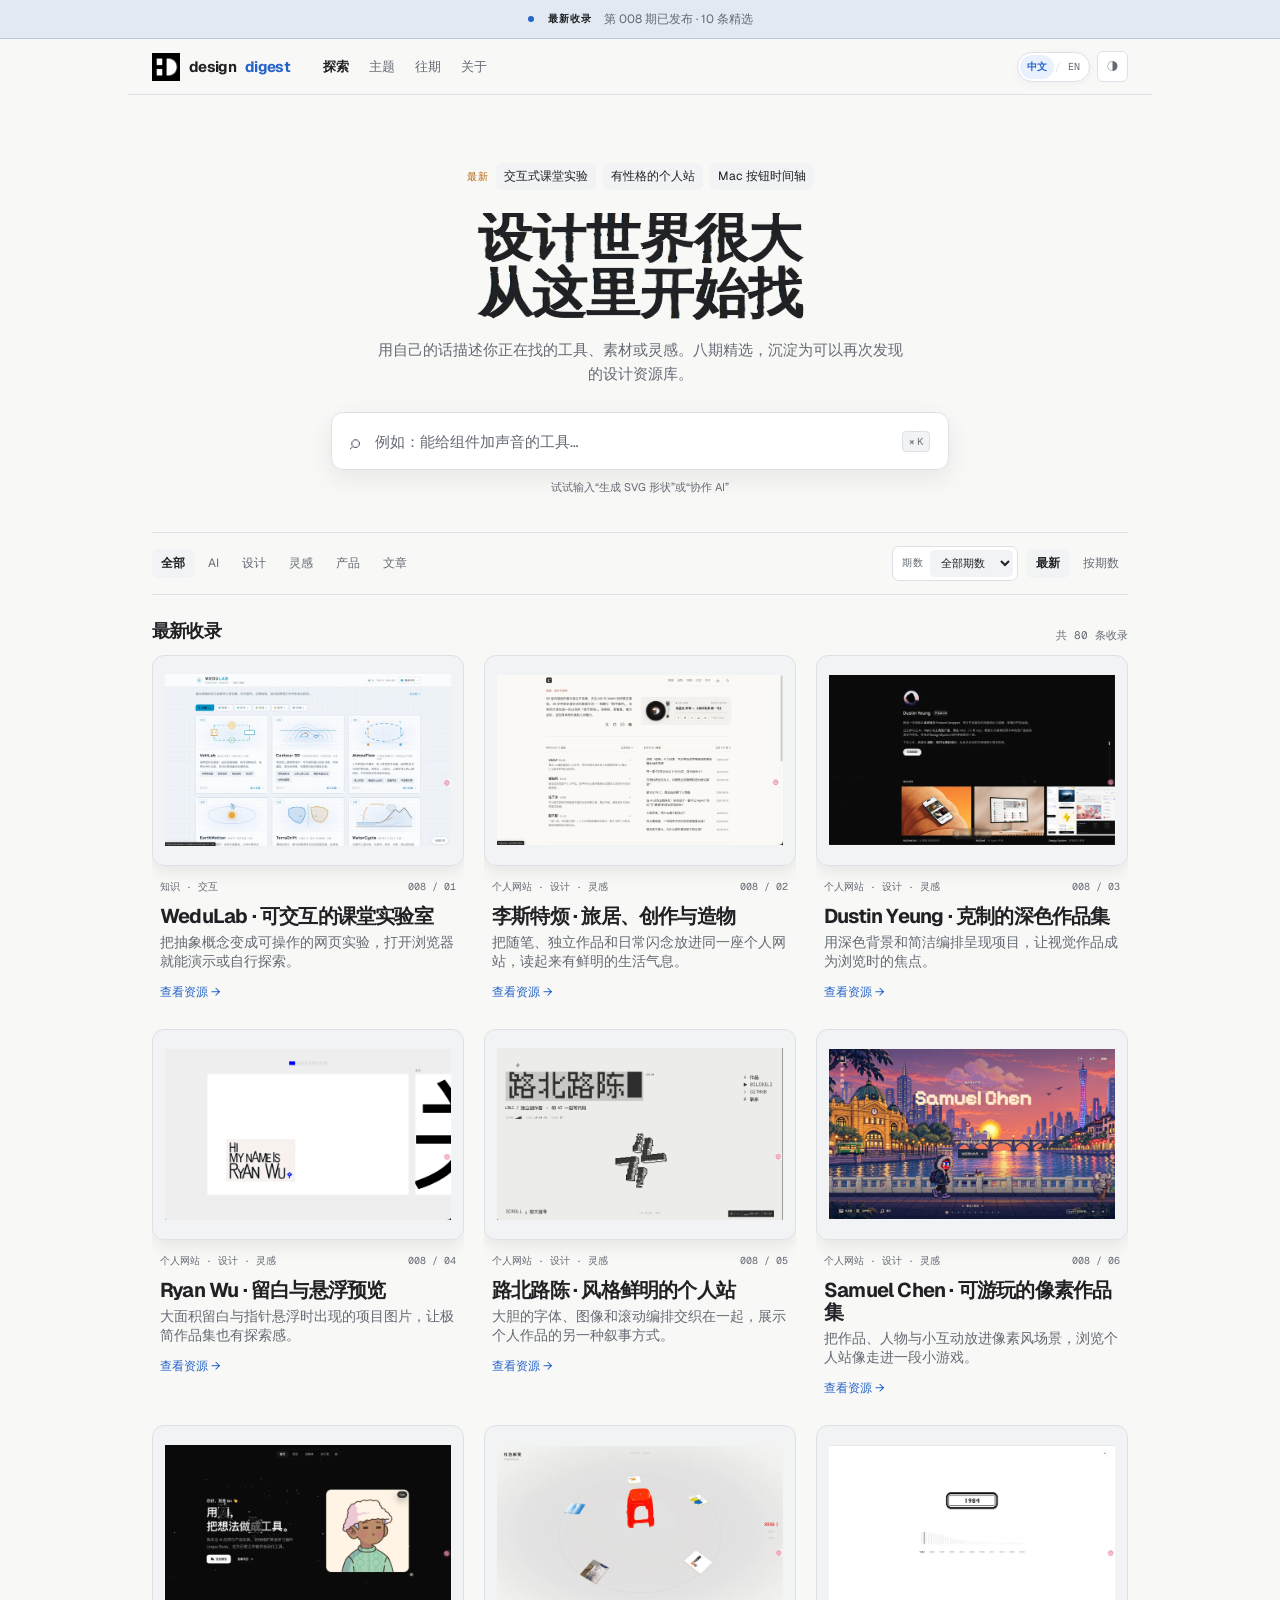
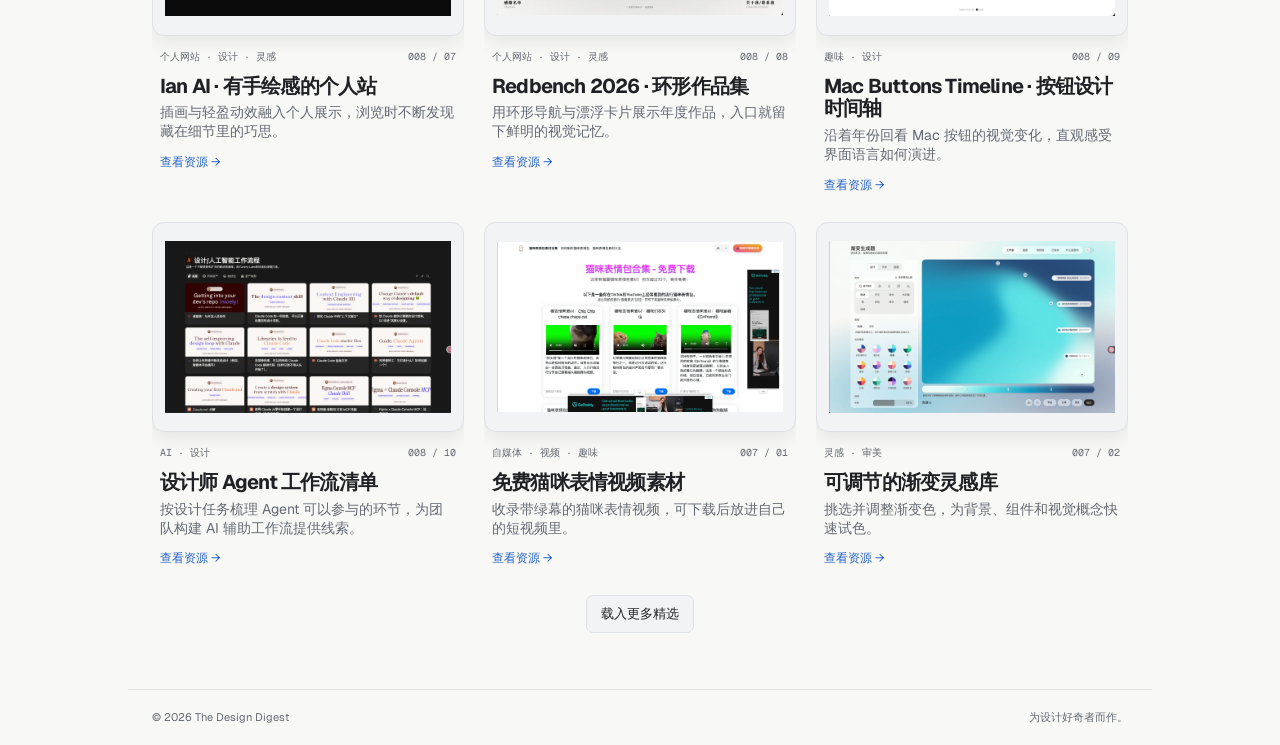
<file: outputs/design-digest/index.html>
<!doctype html>
<html lang="zh-CN">
<head>
<meta charset="utf-8">
<meta name="viewport" content="width=device-width,initial-scale=1">
<title>The Design Digest — 设计资源词典</title>
<link rel="icon" href="assets/hd-logo.png" type="image/png">
<link rel="stylesheet" href="styles.css">
<link rel="stylesheet" href="language.css">
</head>
<body data-lang="zh" class="app-page">
<div class="announcement">
<span>
<i>
</i>
<b data-zh="最新收录" data-en="Newest">最新收录</b>
</span>
<span data-zh="第 008 期已发布 · 10 条精选" data-en="Issue 008 is live · 10 picks">第 008 期已发布 · 10 条精选</span>
</div>
<header class="app-header">
<a class="app-brand" href="index.html"><img class="brand-logo" src="assets/hd-logo.png" alt="" width="28" height="28">design <em>digest</em>
</a>
<nav>
<a class="is-current" href="index.html" data-zh="探索" data-en="Explore">探索</a>
<a href="topics.html" data-zh="主题" data-en="Topics">主题</a>
<a href="archive.html" data-zh="往期" data-en="Archive">往期</a>
<a href="about.html" data-zh="关于" data-en="About">关于</a>
</nav>
<div class="app-actions">
<div class="lang-toggle" role="group" aria-label="Language">
<button type="button" data-set-lang="zh">中文</button>
<span aria-hidden="true">/</span>
<button type="button" data-set-lang="en">EN</button>
</div>
<div class="theme-control">
<button type="button" class="icon-button" data-theme-toggle aria-label="Theme">
<span data-theme-label>◑</span>
</button>
<div class="theme-menu" role="radiogroup" aria-label="Theme">
<button type="button" data-theme-choice="light" role="radio" aria-label="Light" data-zh="亮色" data-en="Light">亮色</button>
<button type="button" data-theme-choice="dark" role="radio" aria-label="Dark" data-zh="暗色" data-en="Dark">暗色</button>
<button type="button" data-theme-choice="system" role="radio" aria-label="System" data-zh="跟随系统" data-en="System">跟随系统</button>
</div>
</div>
</div>
</header>


<main class="app-main">
<section class="discover-hero">
<div class="newest-links">
<b data-zh="最新" data-en="Newest">最新</b>
<a href="issue-008.html" data-zh="交互式课堂实验" data-en="Interactive lessons">交互式课堂实验</a>
<a href="issue-008.html" data-zh="有性格的个人站" data-en="Personal sites">有性格的个人站</a>
<a href="issue-008.html" data-zh="Mac 按钮时间轴" data-en="Mac button timeline">Mac 按钮时间轴</a>
</div>
<h1 class="warp-title" data-warp-title>
<span class="warp-title-copy" data-zh="设计世界很大<br>从这里开始找" data-en="The world of design is vast.<br>Start exploring here">设计世界很大<br>从这里开始找
</span>
</h1>
<p data-zh="用自己的话描述你正在找的工具、素材或灵感。八期精选，沉淀为可以再次发现的设计资源库。" data-en="Describe the tool, material, or inspiration in your own words. Eight issues of picks, made discoverable again.">用自己的话描述你正在找的工具、素材或灵感。八期精选，沉淀为可以再次发现的设计资源库。</p>
<label class="search-box">
<span>⌕</span>
<input data-search type="search" autocomplete="off" data-zh-placeholder="例如：能给组件加声音的工具…" data-en-placeholder="Try: a tool that adds sound to UI…" placeholder="例如：能给组件加声音的工具…">
<kbd>⌘ K</kbd>
</label>
<small data-zh="试试输入“生成 SVG 形状”或“协作 AI”" data-en="Try “SVG shapes” or “collaborative AI”">试试输入“生成 SVG 形状”或“协作 AI”</small>
</section>
<section class="explore-controls" aria-label="Explore controls">
<div class="filter-row">
<button class="is-active" data-tag="all" data-zh="全部" data-en="All">全部</button>
<button data-tag="AI">AI</button>
<button data-tag="设计" data-zh="设计" data-en="Design">设计</button>
<button data-tag="灵感" data-zh="灵感" data-en="Inspiration">灵感</button>
<button data-tag="产品" data-zh="产品" data-en="Product">产品</button>
<button data-tag="文章" data-zh="文章" data-en="Articles">文章</button>
</div>
<div class="sort-row">
<label class="issue-select">
<span data-zh="期数" data-en="Issue">期数</span>
<select data-issue-filter aria-label="Issue">
<option value="all" data-zh="全部期数" data-en="All issues">全部期数</option>
<option value="8" data-zh="第 008 期" data-en="Issue 008">第 008 期</option>
<option value="7" data-zh="第 007 期" data-en="Issue 007">第 007 期</option>
<option value="6" data-zh="第 006 期" data-en="Issue 006">第 006 期</option>
<option value="5" data-zh="第 005 期" data-en="Issue 005">第 005 期</option>
<option value="4" data-zh="第 004 期" data-en="Issue 004">第 004 期</option>
<option value="3" data-zh="第 003 期" data-en="Issue 003">第 003 期</option>
<option value="2" data-zh="第 002 期" data-en="Issue 002">第 002 期</option>
<option value="1" data-zh="第 001 期" data-en="Issue 001">第 001 期</option>
</select>
</label>
<button class="is-active" data-sort="newest" data-zh="最新" data-en="Newest">最新</button>
<button data-sort="issue" data-zh="按期数" data-en="By issue">按期数</button>
</div>
</section>
<section class="results-heading">
<h2 data-zh="最新收录" data-en="Latest entries">最新收录</h2>
<p data-result-count aria-live="polite">
</p>
</section>
<section class="resource-grid" data-resource-grid>
</section>
<section class="empty-state" data-empty-state hidden>
<b data-zh="没有匹配的收录" data-en="No matching entries">没有匹配的收录</b>
<p data-zh="换个描述试试，或清除筛选条件。" data-en="Try a different description or clear the filter.">换个描述试试，或清除筛选条件。</p>
</section>
<div class="load-more">
<button data-load-more type="button">载入更多精选</button>
</div>
</main>

<footer class="app-footer">
<span>© 2026 The Design Digest</span>
<span data-zh="为设计好奇者而作。" data-en="Built for the design curious.">为设计好奇者而作。</span>
</footer>
<script src="digest-data.js">
</script>
<script src="motion.js">
</script>
<script src="warp-text.js">
</script>
<script src="lang.js">
</script>
<script src="explore.js">
</script>
</body>
</html>
</file>
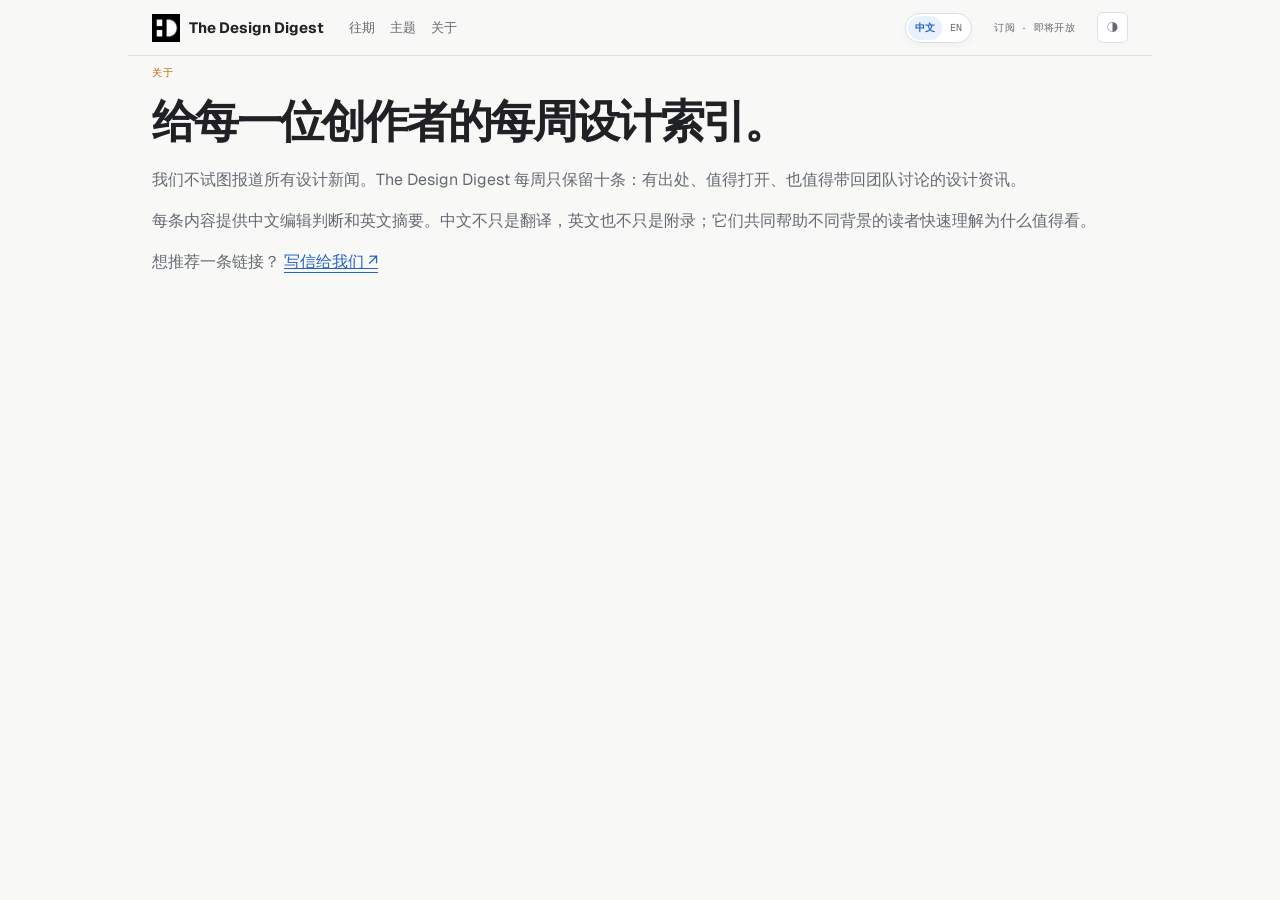
<file: outputs/design-digest/about.html>
<!doctype html>
<html lang="zh-CN">
  <head>
    <meta charset="utf-8" />
    <meta name="viewport" content="width=device-width,initial-scale=1" />
    <title>About — The Design Digest</title>
    <link rel="icon" href="assets/hd-logo.png" type="image/png" />
    <link rel="stylesheet" href="styles.css" />
    <link rel="stylesheet" href="language.css" />
  </head>
  <body data-lang="zh">

<header class="site-header">
<a class="brand" href="index.html"><img class="brand-logo" src="assets/hd-logo.png" alt="" width="28" height="28">The Design Digest</a>
      <nav>
        <a href="archive.html" data-zh="往期" data-en="Issues">往期</a
        >
<a href="topics.html" data-zh="主题" data-en="Topics">主题</a
        >
<a href="about.html" data-zh="关于" data-en="About">关于</a>
      </nav>
      <div class="header-actions">
        <div class="lang-toggle" role="group" aria-label="Language">
          <button type="button" data-set-lang="zh">中文</button
          >
<button type="button" data-set-lang="en">EN</button>
        </div>
        <span
          class="subscribe coming-soon"
          data-zh="订阅 · 即将开放"
          data-en="Subscribe · Coming soon"
          >订阅 · 即将开放</span
        >
      </div>
    </header>


<main class="page">
      <p class="eyebrow" data-zh="关于" data-en="About">关于</p>
      <h1
        data-zh="给每一位创作者的每周设计索引。"
        data-en="A weekly index for people who make things."
      >
        给每一位创作者的每周设计索引。
      </h1>
      <p
        data-zh="我们不试图报道所有设计新闻。The Design Digest 每周只保留十条：有出处、值得打开、也值得带回团队讨论的设计资讯。"
        data-en="We don’t try to cover every piece of design news. Each week, The Design Digest keeps just ten links: properly sourced, worth opening, and worth bringing back to your team."
      >
        我们不试图报道所有设计新闻。The Design Digest
        每周只保留十条：有出处、值得打开、也值得带回团队讨论的设计资讯。
      </p>
      <p
        data-zh="每条内容提供中文编辑判断和英文摘要。中文不只是翻译，英文也不只是附录；它们共同帮助不同背景的读者快速理解为什么值得看。"
        data-en="Each item offers an editorial perspective in Chinese and a concise English summary. Neither is a translation exercise; together, they help readers understand why a link matters."
      >
        每条内容提供中文编辑判断和英文摘要。中文不只是翻译，英文也不只是附录；它们共同帮助不同背景的读者快速理解为什么值得看。
      </p>
      <p>
        <span data-zh="想推荐一条链接？" data-en="Want to recommend a link?"
          >想推荐一条链接？</span
        >
        <a
          href="mailto:hello@example.com"
          style="color: var(--accent); border-bottom: 1px solid"
          data-zh="写信给我们 ↗"
          data-en="Write to us ↗"
          >写信给我们 ↗</a
        >
      </p>
    </main>

    <script src="lang.js">
</script>
  </body>
</html>
</file>
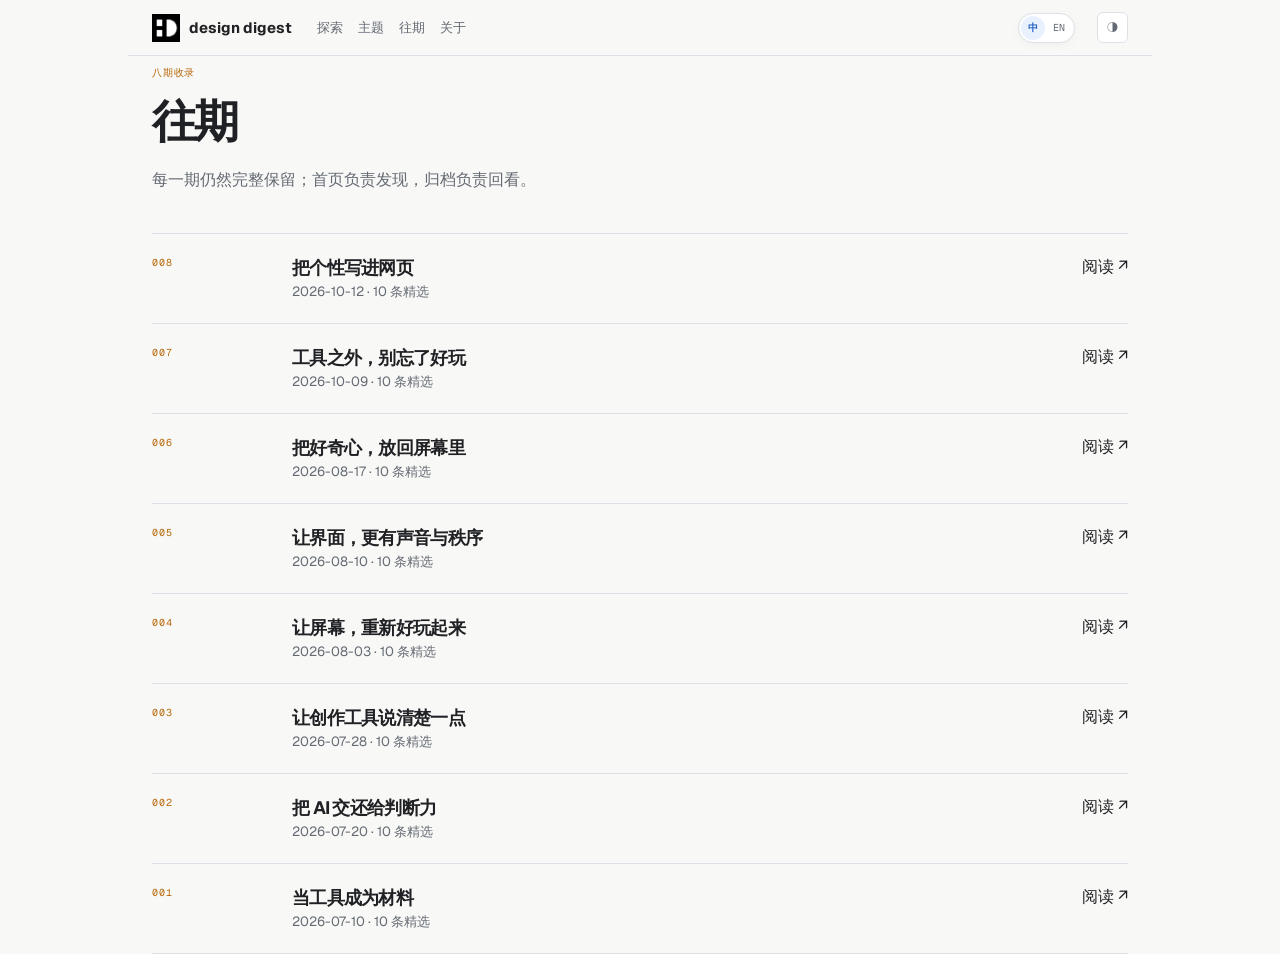
<file: outputs/design-digest/archive.html>
<!doctype html>
<html lang="zh-CN">
<head>
<meta charset="utf-8">
<meta name="viewport" content="width=device-width,initial-scale=1">
<title>Archive — The Design Digest</title>
<link rel="icon" href="assets/hd-logo.png" type="image/png">
<link rel="stylesheet" href="styles.css">
<link rel="stylesheet" href="language.css">
</head>
<body data-lang="zh">
<header class="site-header">
<a class="brand" href="index.html"><img class="brand-logo" src="assets/hd-logo.png" alt="" width="28" height="28">design digest</a>
<nav>
<a href="index.html" data-zh="探索" data-en="Explore">探索</a>
<a href="topics.html" data-zh="主题" data-en="Topics">主题</a>
<a href="archive.html" data-zh="往期" data-en="Archive">往期</a>
<a href="about.html" data-zh="关于" data-en="About">关于</a>
</nav>
<div class="header-actions">
<div class="lang-toggle" role="group">
<button data-set-lang="zh">中</button>
<button data-set-lang="en">EN</button>
</div>
</div>
</header>

<main class="page">
<p class="eyebrow" data-zh="八期收录" data-en="Eight issues">八期收录</p>
<h1 data-zh="往期" data-en="Archive">往期</h1>
<p data-zh="每一期仍然完整保留；首页负责发现，归档负责回看。" data-en="Every issue stays intact. The homepage is for discovery; the archive is for revisiting.">每一期仍然完整保留；首页负责发现，归档负责回看。</p>
<div class="issue-list" data-archive-list>
</div>
</main>
<script src="digest-data.js">
</script>
<script src="lang.js">
</script>
<script>document.addEventListener('digest:language',render);function render(){const l=DigestLanguage.get();document.querySelector('[data-archive-list]').innerHTML=[...DIGEST_ISSUES].reverse().map(i=>`<a class="issue-link" href="issue-${String(i.issue).padStart(3,'0')}.html">
<span class="eyebrow">${String(i.issue).padStart(3,'0')}</span>
<span>
<b>${i[l]}</b>
<br>
<small>${i.date} · 10 ${l==='zh'?'条精选':'selected links'}</small>
</span>
<span>${l==='zh'?'阅读 ↗':'Read ↗'}</span>
</a>`).join('')}render();</script>
</body>
</html>
</file>
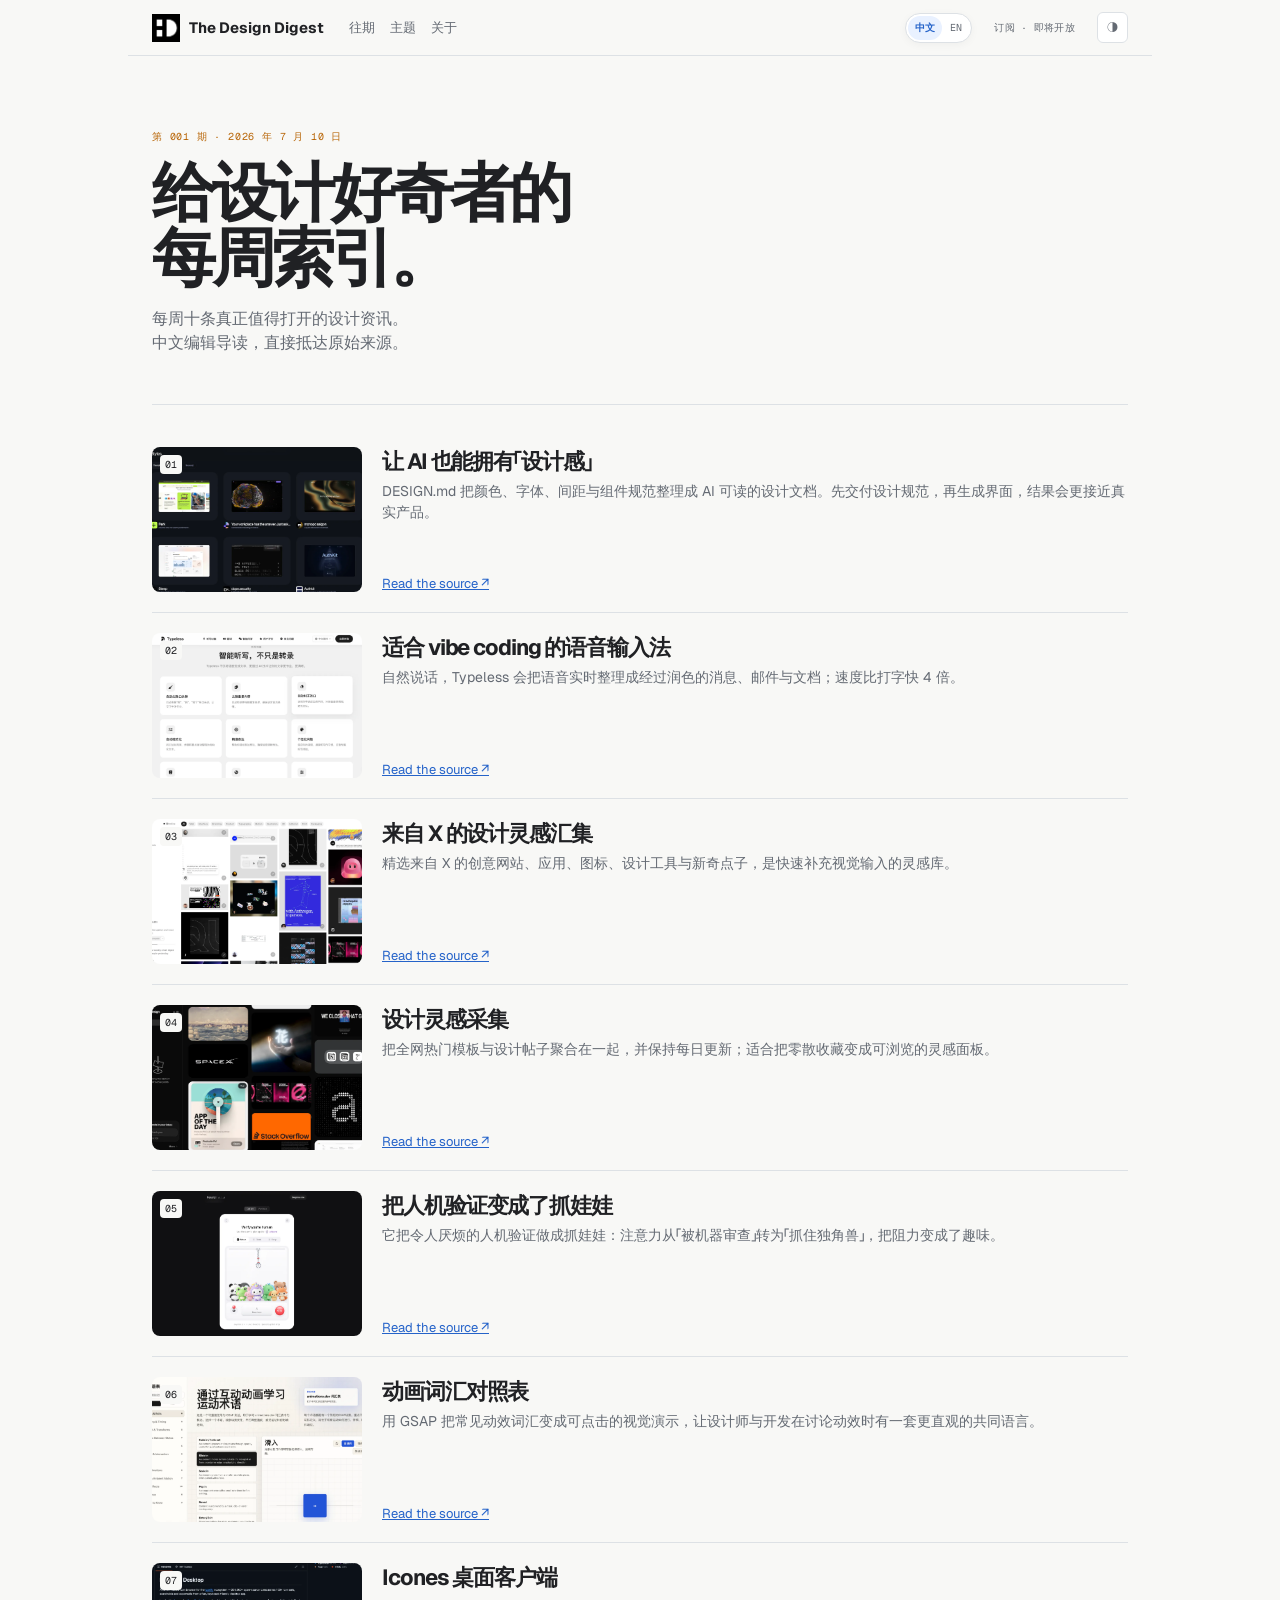
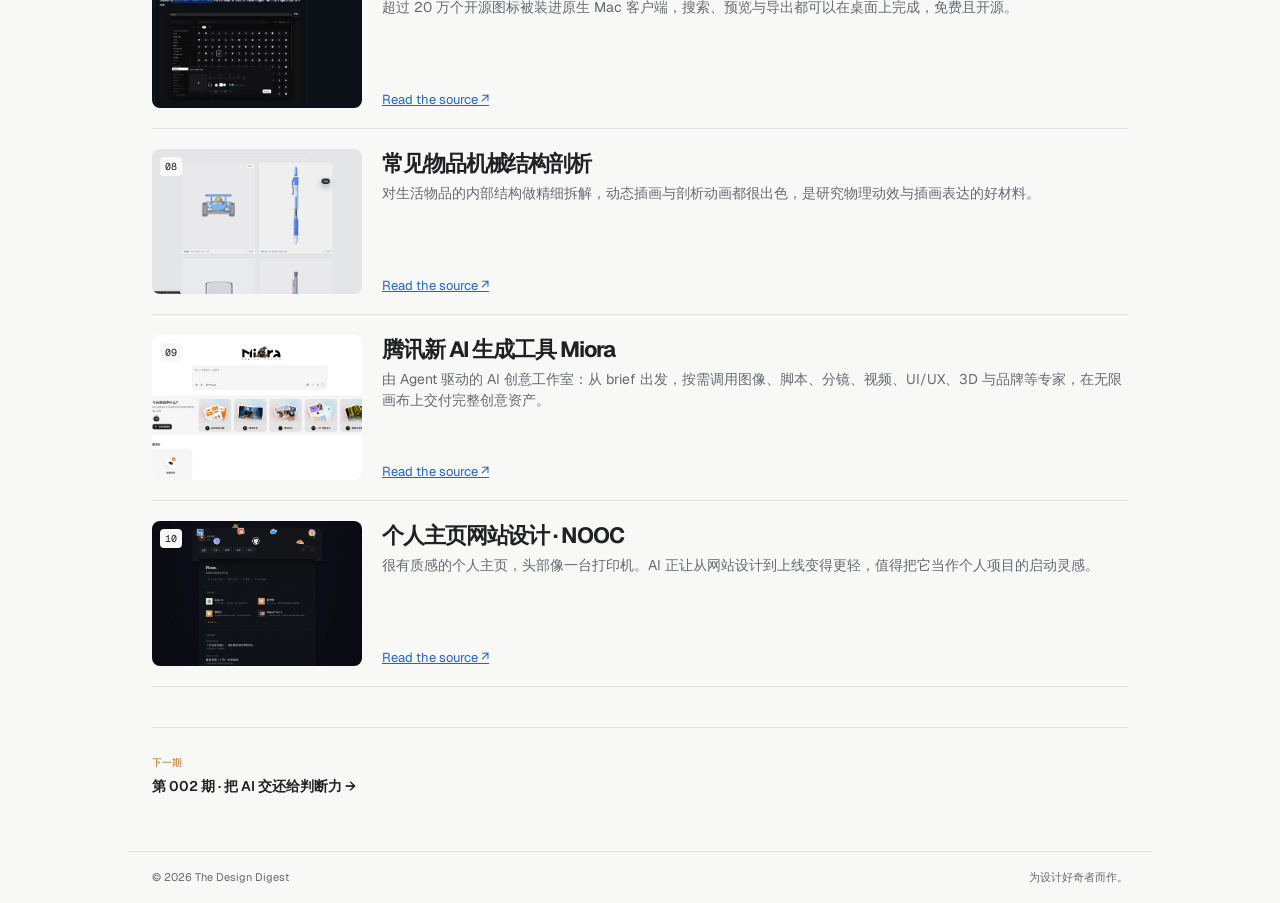
<file: outputs/design-digest/issue-001.html>
<!doctype html>
<html lang="zh-CN">
  <head>
    <meta charset="utf-8" />
    <meta name="viewport" content="width=device-width,initial-scale=1" />
    <title>The Design Digest — Issue 001</title>
    <link rel="icon" href="assets/hd-logo.png" type="image/png" />
    <link rel="stylesheet" href="styles.css" />
    <link rel="stylesheet" href="language.css" />
  </head>
  <body data-lang="zh" data-issue="001">

<header class="site-header">
<a class="brand" href="index.html"><img class="brand-logo" src="assets/hd-logo.png" alt="" width="28" height="28">The Design Digest</a>
      <nav>
        <a href="archive.html" data-zh="往期" data-en="Issues">往期</a
        >
<a href="topics.html" data-zh="主题" data-en="Topics">主题</a
        >
<a href="about.html" data-zh="关于" data-en="About">关于</a>
      </nav>
      <div class="header-actions">
        <div class="lang-toggle" role="group" aria-label="Language">
          <button type="button" data-set-lang="zh">中文</button
          >
<button type="button" data-set-lang="en">EN</button>
        </div>
        <span
          class="subscribe coming-soon"
          data-zh="订阅 · 即将开放"
          data-en="Subscribe · Coming soon"
          >订阅 · 即将开放</span
        >
      </div>
    </header>


<main>
      <section class="hero">
        <p
          class="eyebrow"
          data-zh="第 001 期 · 2026 年 7 月 10 日"
          data-en="Issue 001 · July 10, 2026"
        >
          第 001 期 · 2026 年 7 月 10 日
        </p>
        <h1
          data-zh="给设计好奇者的<br>每周索引。"
          data-en="A thoughtful index<br>for the design curious."
        >
          给设计好奇者的<br />每周索引。
        </h1>
        <p
          class="lede"
          data-zh="每周十条真正值得打开的设计资讯。<br>
<span>中文编辑导读，直接抵达原始来源。</span>"
          data-en="Ten links, carefully chosen for people who make things.<br>
<span>Selected, contextualized, and ready to explore.</span>"
        >
          每周十条真正值得打开的设计资讯。<br />
<span
            >中文编辑导读，直接抵达原始来源。</span
          >
        </p>
        <div class="hero-art" aria-label="Abstract editorial artwork">
          <i>
</i>
<b>
</b>
<em>
</em>
        </div>
        <div
          class="scroll-note"
          data-zh="开始阅读 <span>↓</span>"
          data-en="Scroll to explore <span>↓</span>"
        >
          开始阅读 <span>↓</span>
        </div>
      </section>
      <section class="issue-intro">
        <p data-zh="本期主题" data-en="This issue">本期主题</p>
        <h2
          data-zh="让灵感和工具，回到创作现场"
          data-en="Tools and inspiration, back in the creative flow"
        >
          让灵感和工具，回到创作现场
        </h2>
        <p
          data-zh="从 AI 可读的设计规范、语音输入，到趣味化的人机验证与机械动效：第一期收录十个能直接启发日常创作的工具、案例与灵感来源。"
          data-en="From AI-readable design systems and voice input to playful verification and mechanical motion: ten tools, references, and ideas ready for your creative practice."
        >
          从 AI
          可读的设计规范、语音输入，到趣味化的人机验证与机械动效：第一期收录十个能直接启发日常创作的工具、案例与灵感来源。
        </p>
      </section>
      <section class="digest" aria-label="Ten selected links">
        <article class="story featured">
          <div class="art">
            <img loading="eager" decoding="async" fetchpriority="high"
              src="images/issue-001/01.webp"
              alt="Refero Styles preview"
              style="
                width: 100%;
                height: 100%;
                object-fit: cover;
                display: block;
              "
            />
<span>01</span>
          </div>
          <div class="meta">AI · 设计</div>
          <div class="copy">
            <h2>让 AI 也能拥有「设计感」</h2>
            <p class="zh">
              DESIGN.md 把颜色、字体、间距与组件规范整理成 AI
              可读的设计文档。先交付设计规范，再生成界面，结果会更接近真实产品。
            </p>
            <p class="en">
              DESIGN.md turns a visual system into AI-readable rules, helping
              generated interfaces feel less generic and more like a real
              product.
            </p>
            <a
              href="https://styles.refero.design"
              target="_blank"
              rel="noopener"
              >Read the source ↗</a
            >
          </div>
        </article>
        <article class="story">
          <div class="art">
            <img loading="lazy" decoding="async"
              src="images/issue-001/02.webp"
              alt="Typeless preview"
              style="
                width: 100%;
                height: 100%;
                object-fit: cover;
                display: block;
              "
            />
<span>02</span>
          </div>
          <div class="meta">产品 · 输入法</div>
          <div class="copy">
            <h2>适合 vibe coding 的语音输入法</h2>
            <p class="zh">
              自然说话，Typeless
              会把语音实时整理成经过润色的消息、邮件与文档；速度比打字快 4 倍。
            </p>
            <p class="en">
              Typeless turns natural speech into polished messages, emails, and
              documents—in real time and up to four times faster than typing.
            </p>
            <a href="https://typeless.cc/" target="_blank" rel="noopener"
              >Read the source ↗</a
            >
          </div>
        </article>
        <article class="story">
          <div class="art">
            <img loading="lazy" decoding="async"
              src="images/issue-001/03.webp"
              alt="Recent Design preview"
              style="
                width: 100%;
                height: 100%;
                object-fit: cover;
                display: block;
              "
            />
<span>03</span>
          </div>
          <div class="meta">灵感 · 设计</div>
          <div class="copy">
            <h2>来自 X 的设计灵感汇集</h2>
            <p class="zh">
              精选来自 X
              的创意网站、应用、图标、设计工具与新奇点子，是快速补充视觉输入的灵感库。
            </p>
            <p class="en">
              A focused stream of standout design work from X: websites, apps,
              icons, tools, and sharp creative references.
            </p>
            <a href="https://recent.design/" target="_blank" rel="noopener"
              >Read the source ↗</a
            >
          </div>
        </article>
        <article class="story">
          <div class="art">
            <img loading="lazy" decoding="async"
              src="images/issue-001/04.webp"
              alt="Posts Design preview"
              style="
                width: 100%;
                height: 100%;
                object-fit: cover;
                display: block;
              "
            />
<span>04</span>
          </div>
          <div class="meta">灵感 · 设计</div>
          <div class="copy">
            <h2>设计灵感采集</h2>
            <p class="zh">
              把全网热门模板与设计帖子聚合在一起，并保持每日更新；适合把零散收藏变成可浏览的灵感面板。
            </p>
            <p class="en">
              A daily-updated home for popular templates and design posts,
              turning scattered saves into a browsable reference board.
            </p>
            <a href="https://posts.design/" target="_blank" rel="noopener"
              >Read the source ↗</a
            >
          </div>
        </article>
        <article class="story">
          <div class="art">
            <img loading="lazy" decoding="async"
              src="images/issue-001/05.webp"
              alt="Feralui captcha preview"
              style="
                width: 100%;
                height: 100%;
                object-fit: cover;
                display: block;
              "
            />
<span>05</span>
          </div>
          <div class="meta">交互 · 灵感</div>
          <div class="copy">
            <h2>把人机验证变成了抓娃娃</h2>
            <p class="zh">
              它把令人厌烦的人机验证做成抓娃娃：注意力从「被机器审查」转为「抓住独角兽」，把阻力变成了趣味。
            </p>
            <p class="en">
              A claw-machine CAPTCHA recasts a frustrating check as a tiny game,
              replacing resistance with the urge to catch a unicorn.
            </p>
            <a
              href="https://feralui.dev/#/captcha"
              target="_blank"
              rel="noopener"
              >Read the source ↗</a
            >
          </div>
        </article>
        <article class="story">
          <div class="art">
            <img loading="lazy" decoding="async"
              src="images/issue-001/06.webp"
              alt="Motion vocabulary preview"
              style="
                width: 100%;
                height: 100%;
                object-fit: cover;
                display: block;
              "
            />
<span>06</span>
          </div>
          <div class="meta">设计 · 动效</div>
          <div class="copy">
            <h2>动画词汇对照表</h2>
            <p class="zh">
              用 GSAP
              把常见动效词汇变成可点击的视觉演示，让设计师与开发在讨论动效时有一套更直观的共同语言。
            </p>
            <p class="en">
              A visual, clickable motion vocabulary built with GSAP—useful for
              giving designers and developers a shared language for movement.
            </p>
            <a
              href="https://vocabulary.vikingz.me/"
              target="_blank"
              rel="noopener"
              >Read the source ↗</a
            >
          </div>
        </article>
        <article class="story">
          <div class="art">
            <img loading="lazy" decoding="async"
              src="images/issue-001/07.webp"
              alt="Icones Desktop preview"
              style="
                width: 100%;
                height: 100%;
                object-fit: cover;
                display: block;
              "
            />
<span>07</span>
          </div>
          <div class="meta">设计 · 产品</div>
          <div class="copy">
            <h2>Icones 桌面客户端</h2>
            <p class="zh">
              超过 20 万个开源图标被装进原生 Mac
              客户端，搜索、预览与导出都可以在桌面上完成，免费且开源。
            </p>
            <p class="en">
              A free, open-source Mac app for searching, previewing, and
              exporting more than 200,000 open-source icons.
            </p>
            <a
              href="https://github.com/ensaktas1/icones-desktop"
              target="_blank"
              rel="noopener"
              >Read the source ↗</a
            >
          </div>
        </article>
        <article class="story">
          <div class="art">
            <img loading="lazy" decoding="async"
              src="images/issue-001/08.webp"
              alt="Mechanical Pencil preview"
              style="
                width: 100%;
                height: 100%;
                object-fit: cover;
                display: block;
              "
            />
<span>08</span>
          </div>
          <div class="meta">设计 · 动效 · 灵感</div>
          <div class="copy">
            <h2>常见物品机械结构剖析</h2>
            <p class="zh">
              对生活物品的内部结构做精细拆解，动态插画与剖析动画都很出色，是研究物理动效与插画表达的好材料。
            </p>
            <p class="en">
              Beautifully dissected everyday mechanisms, with motion and
              illustration worth studying for physical animation and visual
              storytelling.
            </p>
            <a
              href="https://mechanical-pencil.com/"
              target="_blank"
              rel="noopener"
              >Read the source ↗</a
            >
          </div>
        </article>
        <article class="story">
          <div class="art">
            <img loading="lazy" decoding="async"
              src="images/issue-001/09.webp"
              alt="Miora preview"
              style="
                width: 100%;
                height: 100%;
                object-fit: cover;
                display: block;
              "
            />
<span>09</span>
          </div>
          <div class="meta">AI · 设计</div>
          <div class="copy">
            <h2>腾讯新 AI 生成工具 Miora</h2>
            <p class="zh">
              由 Agent 驱动的 AI 创意工作室：从 brief
              出发，按需调用图像、脚本、分镜、视频、UI/UX、3D
              与品牌等专家，在无限画布上交付完整创意资产。
            </p>
            <p class="en">
              An agent-powered creative studio that assembles specialists across
              image, script, storyboards, video, UI/UX, 3D, and brand work on
              one infinite canvas.
            </p>
            <a href="https://miora.design/" target="_blank" rel="noopener"
              >Read the source ↗</a
            >
          </div>
        </article>
        <article class="story">
          <div class="art">
            <img loading="lazy" decoding="async"
              src="images/issue-001/10.webp"
              alt="NOOC preview"
              style="
                width: 100%;
                height: 100%;
                object-fit: cover;
                display: block;
              "
            />
<span>10</span>
          </div>
          <div class="meta">灵感 · 个人网站</div>
          <div class="copy">
            <h2>个人主页网站设计 · NOOC</h2>
            <p class="zh">
              很有质感的个人主页，头部像一台打印机。AI
              正让从网站设计到上线变得更轻，值得把它当作个人项目的启动灵感。
            </p>
            <p class="en">
              A tactile personal site with a printer-like hero. A lovely
              reminder that AI has made taking a personal web idea live much
              more approachable.
            </p>
            <a href="https://nooc.me/zh" target="_blank" rel="noopener"
              >Read the source ↗</a
            >
          </div>
        </article>
      </section>
      <nav class="issue-navigation issue-navigation-next" aria-label="Issue navigation">
        <a class="issue-navigation-link" href="issue-002.html">
          <span class="issue-navigation-kicker" data-zh="下一期" data-en="Next issue">下一期</span>
          <span class="issue-navigation-title" data-zh="第 002 期 · 把 AI 交还给判断力 →" data-en="Issue 002 · Putting judgement back into AI →">第 002 期 · 把 AI 交还给判断力 →</span>
        </a>
      </nav>
      <section class="closing">
        <p class="eyebrow" data-zh="下期见" data-en="Next issue">下期见</p>
        <h2
          data-zh="想收到更安静、更清晰的设计信号吗？"
          data-en="Want a quieter, sharper signal?"
        >
          想收到更安静、更清晰的设计信号吗？
        </h2>
        <p
          data-zh="每周一份编辑型设计索引。十个值得打开的链接。"
          data-en="One editorial design index each week. Ten links worth opening."
        >
          每周一份编辑型设计索引。十个值得打开的链接。
        </p>
        <button
          class="button coming-soon-button"
          type="button"
          aria-expanded="false"
          aria-controls="subscription-note"
          data-zh="订阅功能开发中"
          data-en="Subscriptions coming soon"
        >
          订阅功能开发中
        </button>
        <p
          class="subscription-note"
          id="subscription-note"
          tabindex="-1"
          hidden
          data-zh="订阅系统正在准备中，敬请期待。"
          data-en="We’re preparing subscriptions. Please check back soon."
        >
          订阅系统正在准备中，敬请期待。
        </p>
      </section>
    </main>

    <footer>
      <span>© 2026 The Design Digest</span
      >
<span
        data-zh="为设计好奇者而作。"
        data-en="Built for the design curious."
        >为设计好奇者而作。</span
      >
    </footer>
    <script src="lang.js">
</script>
    <script src="coming-soon.js">
</script>
  </body>
</html>
</file>
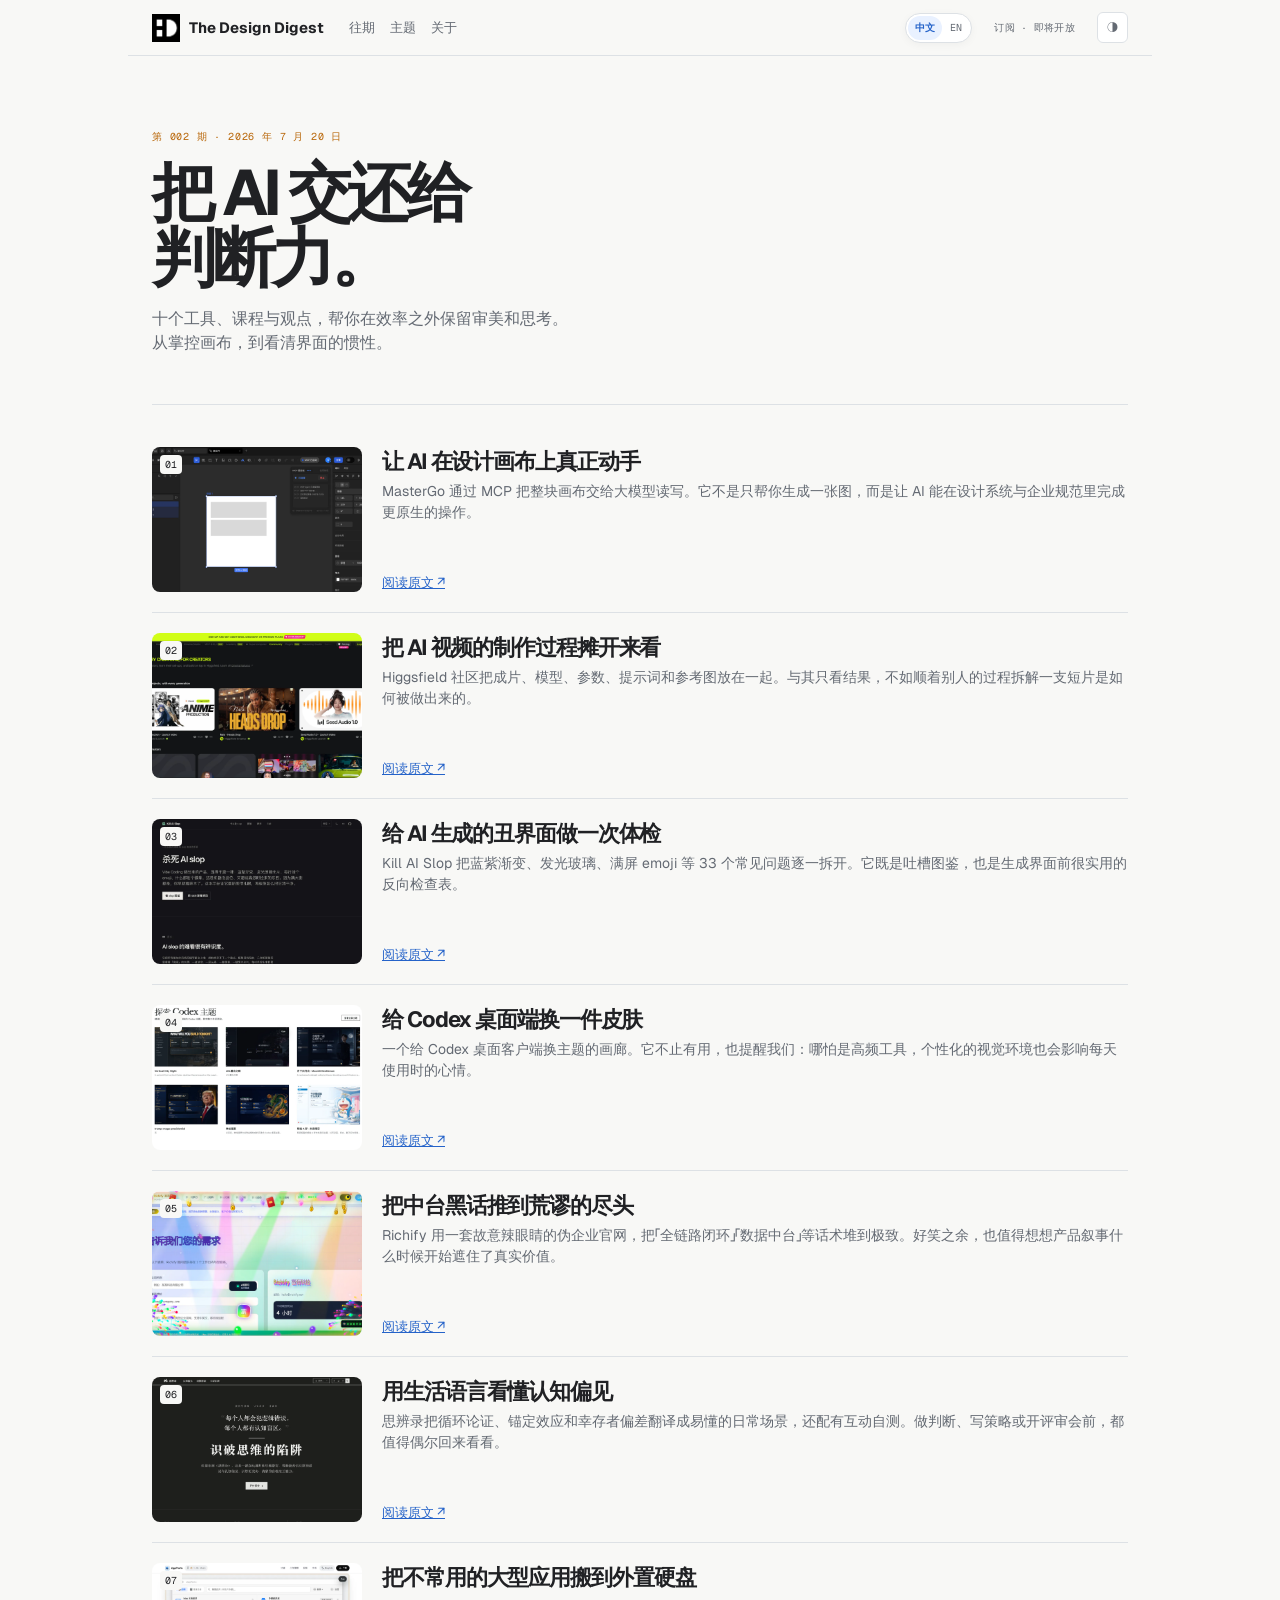
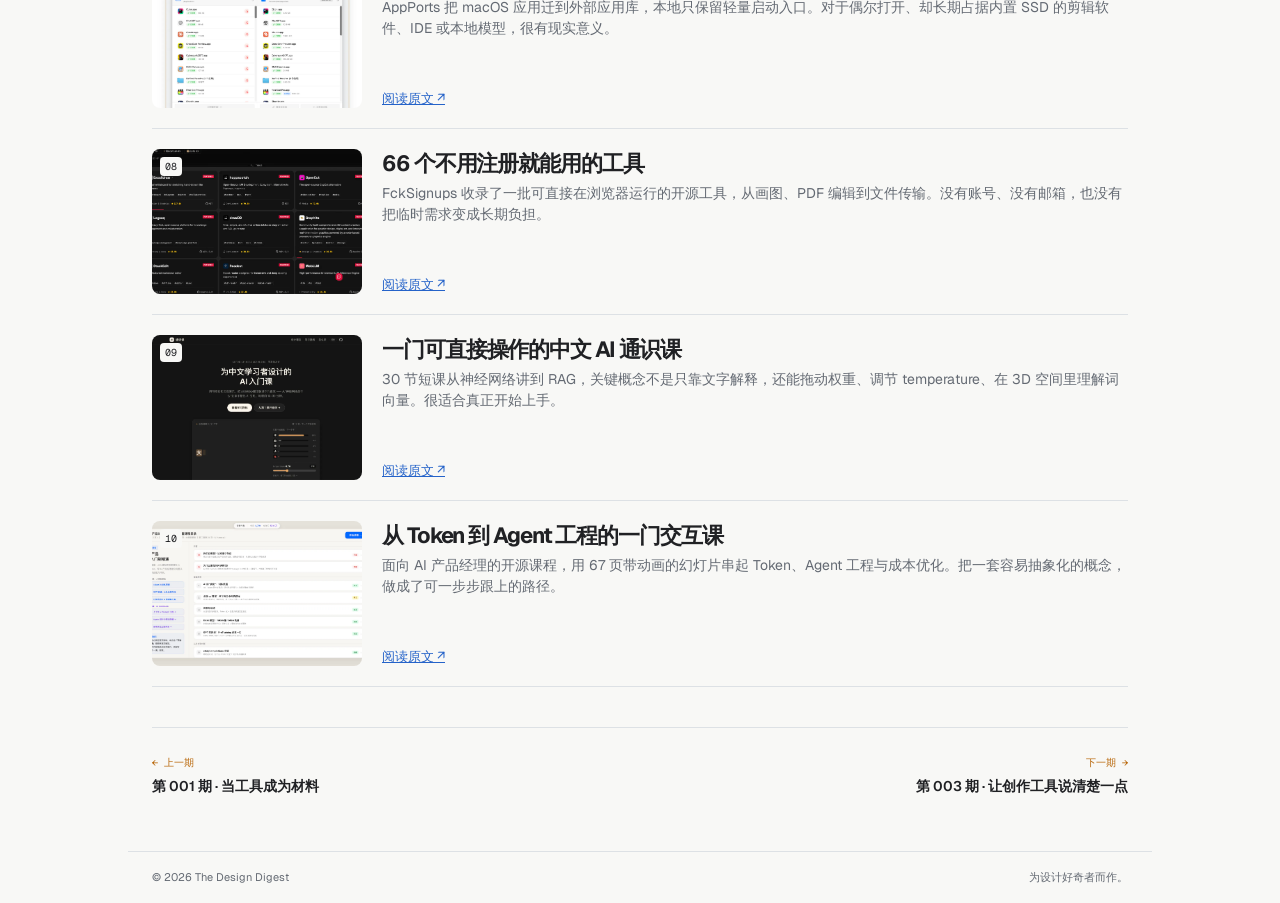
<file: outputs/design-digest/issue-002.html>
<!doctype html>
<html lang="zh-CN">
  <head>
    <meta charset="utf-8" />
    <meta name="viewport" content="width=device-width, initial-scale=1" />
    <title>The Design Digest — Issue 002</title>
    <link rel="icon" href="assets/hd-logo.png" type="image/png" />
    <link rel="stylesheet" href="styles.css" />
    <link rel="stylesheet" href="language.css" />
    <style>
      .issue-navigation-forward {
        align-items: flex-end;
        text-align: right;
      }
    </style>
  </head>
  <body data-lang="zh" data-issue="002">

<header class="site-header">
<a class="brand" href="index.html"><img class="brand-logo" src="assets/hd-logo.png" alt="" width="28" height="28">The Design Digest</a>
      <nav>
        <a href="archive.html" data-zh="往期" data-en="Issues">往期</a>
        <a href="topics.html" data-zh="主题" data-en="Topics">主题</a>
        <a href="about.html" data-zh="关于" data-en="About">关于</a>
      </nav>
      <div class="header-actions">
        <div class="lang-toggle" role="group" aria-label="Language">
          <button type="button" data-set-lang="zh">中文</button>
          <button type="button" data-set-lang="en">EN</button>
        </div>
        <span class="subscribe coming-soon" data-zh="订阅 · 即将开放" data-en="Subscribe · Coming soon">订阅 · 即将开放</span>
      </div>
    </header>


<main>
      <section class="hero">
        <p class="eyebrow" data-zh="第 002 期 · 2026 年 7 月 20 日" data-en="Issue 002 · July 20, 2026">第 002 期 · 2026 年 7 月 20 日</p>
        <h1 data-zh="把 AI 交还给<br />判断力。" data-en="Putting judgement<br />back into AI.">把 AI 交还给<br />判断力。</h1>
        <p class="lede" data-zh="十个工具、课程与观点，帮你在效率之外保留审美和思考。<br />
<span>从掌控画布，到看清界面的惯性。</span>" data-en="Ten tools, courses, and viewpoints that keep taste and thought in the loop.<br />
<span>From commanding the canvas to questioning default interfaces.</span>">十个工具、课程与观点，帮你在效率之外保留审美和思考。<br />
<span>从掌控画布，到看清界面的惯性。</span>
</p>
        <div class="hero-art" aria-label="Abstract editorial artwork">
<i>
</i>
<b>
</b>
<em>
</em>
</div>
        <div class="scroll-note" data-zh="开始阅读 <span>↓</span>" data-en="Scroll to explore <span>↓</span>">开始阅读 <span>↓</span>
</div>
      </section>
      <section class="issue-intro">
        <p data-zh="本期主题" data-en="This issue">本期主题</p>
        <h2 data-zh="让工具更强，也让判断更清醒" data-en="Make tools stronger—keep judgement sharper">让工具更强，也让判断更清醒</h2>
        <p data-zh="从让 AI 原生读写设计画布的 MasterGo MCP，到拆解 AI 界面通病的 Kill AI Slop；从可直接上手的互动课程，到不必注册的工具集合。本期收录十个能扩展能力，也能校准判断的入口。" data-en="From MasterGo MCP, which lets AI work natively on a design canvas, to Kill AI Slop’s catalog of interface clichés; from hands-on interactive courses to no-signup utilities. Ten starting points for extending capability while calibrating judgement.">从让 AI 原生读写设计画布的 MasterGo MCP，到拆解 AI 界面通病的 Kill AI Slop；从可直接上手的互动课程，到不必注册的工具集合。本期收录十个能扩展能力，也能校准判断的入口。</p>
      </section>
      <section class="digest" aria-label="Ten selected links">
        <article class="story featured">
<div class="art">
<img loading="eager" decoding="async" fetchpriority="high" src="images/issue-002/01.webp" alt="MasterGo MCP preview" style="width:100%;height:100%;object-fit:cover;display:block" />
<span>01</span>
</div>
<div class="meta" data-zh="设计 · 产品" data-en="Design · Product">设计 · 产品</div>
<div class="copy">
<h2 data-zh="让 AI 在设计画布上真正动手" data-en="Let AI work directly on the design canvas">让 AI 在设计画布上真正动手</h2>
<p class="zh">MasterGo 通过 MCP 把整块画布交给大模型读写。它不是只帮你生成一张图，而是让 AI 能在设计系统与企业规范里完成更原生的操作。</p>
<p class="en">MasterGo exposes the full canvas to models through MCP, letting AI work more natively within a design system rather than merely generating an image.</p>
<a href="https://mp.weixin.qq.com/s/Ywo-HqmIBZqmXDNb2Y1N2A" target="_blank" rel="noopener" data-zh="阅读原文 ↗" data-en="Read the source ↗">阅读原文 ↗</a>
</div>
</article>
        <article class="story">
<div class="art">
<img loading="lazy" decoding="async" src="images/issue-002/02.webp" alt="Higgsfield preview" style="width:100%;height:100%;object-fit:cover;display:block" />
<span>02</span>
</div>
<div class="meta" data-zh="AI · 灵感 · 视频" data-en="AI · Inspiration · Video">AI · 灵感 · 视频</div>
<div class="copy">
<h2 data-zh="把 AI 视频的制作过程摊开来看" data-en="See how AI videos are actually made">把 AI 视频的制作过程摊开来看</h2>
<p class="zh">Higgsfield 社区把成片、模型、参数、提示词和参考图放在一起。与其只看结果，不如顺着别人的过程拆解一支短片是如何被做出来的。</p>
<p class="en">Higgsfield’s community places finished work beside its models, settings, prompts, and references—making the process as useful as the result.</p>
<a href="https://higgsfield.ai/community" target="_blank" rel="noopener" data-zh="阅读原文 ↗" data-en="Read the source ↗">阅读原文 ↗</a>
</div>
</article>
        <article class="story">
<div class="art">
<img loading="lazy" decoding="async" src="images/issue-002/03.webp" alt="Kill AI Slop preview" style="width:100%;height:100%;object-fit:cover;display:block" />
<span>03</span>
</div>
<div class="meta" data-zh="AI · 规范" data-en="AI · Standards">AI · 规范</div>
<div class="copy">
<h2 data-zh="给 AI 生成的丑界面做一次体检" data-en="A diagnostic for ugly AI-generated interfaces">给 AI 生成的丑界面做一次体检</h2>
<p class="zh">Kill AI Slop 把蓝紫渐变、发光玻璃、满屏 emoji 等 33 个常见问题逐一拆开。它既是吐槽图鉴，也是生成界面前很实用的反向检查表。</p>
<p class="en">Kill AI Slop dissects 33 familiar interface failures, from purple gradients to emoji overload—a funny catalog that doubles as a practical pre-flight checklist.</p>
<a href="https://killaislop.com/" target="_blank" rel="noopener" data-zh="阅读原文 ↗" data-en="Read the source ↗">阅读原文 ↗</a>
</div>
</article>
        <article class="story">
<div class="art">
<img loading="lazy" decoding="async" src="images/issue-002/04.webp" alt="Codex Themes preview" style="width:100%;height:100%;object-fit:cover;display:block" />
<span>04</span>
</div>
<div class="meta" data-zh="AI · 灵感" data-en="AI · Inspiration">AI · 灵感</div>
<div class="copy">
<h2 data-zh="给 Codex 桌面端换一件皮肤" data-en="A theme gallery for Codex Desktop">给 Codex 桌面端换一件皮肤</h2>
<p class="zh">一个给 Codex 桌面客户端换主题的画廊。它不止有用，也提醒我们：哪怕是高频工具，个性化的视觉环境也会影响每天使用时的心情。</p>
<p class="en">A gallery of themes for Codex Desktop. More than decoration, it’s a small reminder that the visual environment of our daily tools affects how they feel to use.</p>
<a href="https://codexthemes.ai/zh" target="_blank" rel="noopener" data-zh="阅读原文 ↗" data-en="Read the source ↗">阅读原文 ↗</a>
</div>
</article>
        <article class="story">
<div class="art">
<img loading="lazy" decoding="async" src="images/issue-002/05.webp" alt="Richify preview" style="width:100%;height:100%;object-fit:cover;display:block" />
<span>05</span>
</div>
<div class="meta" data-zh="设计 · 产品" data-en="Design · Product">设计 · 产品</div>
<div class="copy">
<h2 data-zh="把中台黑话推到荒谬的尽头" data-en="Enterprise jargon, taken to absurdity">把中台黑话推到荒谬的尽头</h2>
<p class="zh">Richify 用一套故意辣眼睛的伪企业官网，把「全链路闭环」「数据中台」等话术堆到极致。好笑之余，也值得想想产品叙事什么时候开始遮住了真实价值。</p>
<p class="en">Richify turns enterprise jargon into an intentionally awful fake corporate site. Beneath the joke is a pointed question about when product language starts obscuring real value.</p>
<a href="https://www.richify.net/zh-hans/contact/" target="_blank" rel="noopener" data-zh="阅读原文 ↗" data-en="Read the source ↗">阅读原文 ↗</a>
</div>
</article>
        <article class="story">
<div class="art">
<img loading="lazy" decoding="async" src="images/issue-002/06.webp" alt="Mind Guards preview" style="width:100%;height:100%;object-fit:cover;display:block" />
<span>06</span>
</div>
<div class="meta" data-zh="知识 · 洞察" data-en="Knowledge · Insight">知识 · 洞察</div>
<div class="copy">
<h2 data-zh="用生活语言看懂认知偏见" data-en="Cognitive biases in plain language">用生活语言看懂认知偏见</h2>
<p class="zh">思辨录把循环论证、锚定效应和幸存者偏差翻译成易懂的日常场景，还配有互动自测。做判断、写策略或开评审会前，都值得偶尔回来看看。</p>
<p class="en">Mind Guards explains logical fallacies and cognitive biases through familiar situations, with clean layouts and interactive checks—useful before any consequential decision.</p>
<a href="https://mind-guards.com/#intro" target="_blank" rel="noopener" data-zh="阅读原文 ↗" data-en="Read the source ↗">阅读原文 ↗</a>
</div>
</article>
        <article class="story">
<div class="art">
<img loading="lazy" decoding="async" src="images/issue-002/07.webp" alt="AppPorts preview" style="width:100%;height:100%;object-fit:cover;display:block" />
<span>07</span>
</div>
<div class="meta" data-zh="产品" data-en="Product">产品</div>
<div class="copy">
<h2 data-zh="把不常用的大型应用搬到外置硬盘" data-en="Move heavyweight apps to an external drive">把不常用的大型应用搬到外置硬盘</h2>
<p class="zh">AppPorts 把 macOS 应用迁到外部应用库，本地只保留轻量启动入口。对于偶尔打开、却长期占据内置 SSD 的剪辑软件、IDE 或本地模型，很有现实意义。</p>
<p class="en">AppPorts moves macOS apps to an external library while keeping a lightweight local launcher—especially useful for large, infrequently used creative and development tools.</p>
<a href="https://appports.shimoko.com/zh" target="_blank" rel="noopener" data-zh="阅读原文 ↗" data-en="Read the source ↗">阅读原文 ↗</a>
</div>
</article>
        <article class="story">
<div class="art">
<img loading="lazy" decoding="async" src="images/issue-002/08.webp" alt="No Signups preview" style="width:100%;height:100%;object-fit:cover;display:block" />
<span>08</span>
</div>
<div class="meta" data-zh="产品" data-en="Product">产品</div>
<div class="copy">
<h2 data-zh="66 个不用注册就能用的工具" data-en="66 tools that work without sign-up">66 个不用注册就能用的工具</h2>
<p class="zh">FckSignups 收录了一批可直接在浏览器运行的开源工具，从画图、PDF 编辑到文件传输。没有账号、没有邮箱，也没有把临时需求变成长期负担。</p>
<p class="en">FckSignups collects browser-based open-source tools for drawing, PDF editing, file sharing, and more—no account, email, or unnecessary friction required.</p>
<a href="https://nosignups.net/" target="_blank" rel="noopener" data-zh="阅读原文 ↗" data-en="Read the source ↗">阅读原文 ↗</a>
</div>
</article>
        <article class="story">
<div class="art">
<img loading="lazy" decoding="async" src="images/issue-002/09.webp" alt="AI Path preview" style="width:100%;height:100%;object-fit:cover;display:block" />
<span>09</span>
</div>
<div class="meta" data-zh="AI · 知识" data-en="AI · Knowledge">AI · 知识</div>
<div class="copy">
<h2 data-zh="一门可直接操作的中文 AI 通识课" data-en="An interactive Chinese introduction to AI">一门可直接操作的中文 AI 通识课</h2>
<p class="zh">30 节短课从神经网络讲到 RAG，关键概念不是只靠文字解释，还能拖动权重、调节 temperature、在 3D 空间里理解词向量。很适合真正开始上手。</p>
<p class="en">Thirty short Chinese lessons move from neural networks to RAG with manipulable demos, sliders, and 3D vector spaces—ideal for learning by doing.</p>
<a href="https://aipath.buynao.com/#/lesson/01-ai-ml-dl" target="_blank" rel="noopener" data-zh="阅读原文 ↗" data-en="Read the source ↗">阅读原文 ↗</a>
</div>
</article>
        <article class="story">
<div class="art">
<img loading="lazy" decoding="async" src="images/issue-002/10.webp" alt="AI engineering course preview" style="width:100%;height:100%;object-fit:cover;display:block" />
<span>10</span>
</div>
<div class="meta" data-zh="AI · 知识" data-en="AI · Knowledge">AI · 知识</div>
<div class="copy">
<h2 data-zh="从 Token 到 Agent 工程的一门交互课" data-en="From tokens to agent engineering, interactively">从 Token 到 Agent 工程的一门交互课</h2>
<p class="zh">面向 AI 产品经理的开源课程，用 67 页带动画的幻灯片串起 Token、Agent 工程与成本优化。把一套容易抽象化的概念，做成了可一步步跟上的路径。</p>
<p class="en">An open interactive course for AI product managers, connecting tokens, agent engineering, and cost optimization across 67 animated slides.</p>
<a href="https://xueai.app/slides/llm-story.html" target="_blank" rel="noopener" data-zh="阅读原文 ↗" data-en="Read the source ↗">阅读原文 ↗</a>
</div>
</article>
      </section>
      <nav class="issue-navigation" aria-label="Issue navigation">
        <a class="issue-navigation-link" href="issue-001.html">
          <span class="issue-navigation-kicker" data-zh="← 上一期" data-en="← Previous issue">← 上一期</span>
          <span class="issue-navigation-title" data-zh="第 001 期 · 当工具成为材料" data-en="Issue 001 · When tools become materials">第 001 期 · 当工具成为材料</span>
        </a>
        <a class="issue-navigation-link issue-navigation-forward" href="issue-003.html">
          <span class="issue-navigation-kicker" data-zh="下一期 →" data-en="Next issue →">下一期 →</span>
          <span class="issue-navigation-title" data-zh="第 003 期 · 让创作工具说清楚一点" data-en="Issue 003 · Make creative tools clearer">第 003 期 · 让创作工具说清楚一点</span>
        </a>
      </nav>
      <section class="closing">
        <p class="eyebrow" data-zh="下期见" data-en="Next issue">下期见</p>
        <h2 data-zh="想收到更安静、更清晰的设计信号吗？" data-en="Want a quieter, sharper signal?">想收到更安静、更清晰的设计信号吗？</h2>
        <p data-zh="每周一份编辑型设计索引。十个值得打开的链接。" data-en="One editorial design index each week. Ten links worth opening.">每周一份编辑型设计索引。十个值得打开的链接。</p>
        <button class="button coming-soon-button" type="button" aria-expanded="false" aria-controls="subscription-note" data-zh="订阅功能开发中" data-en="Subscriptions coming soon">订阅功能开发中</button>
        <p class="subscription-note" id="subscription-note" tabindex="-1" hidden data-zh="订阅系统正在准备中，敬请期待。" data-en="We’re preparing subscriptions. Please check back soon.">订阅系统正在准备中，敬请期待。</p>
      </section>
    </main>

    <footer>
<span>© 2026 The Design Digest</span>
<span data-zh="为设计好奇者而作。" data-en="Built for the design curious.">为设计好奇者而作。</span>
</footer>
    <script src="lang.js">
</script>
    <script src="coming-soon.js">
</script>
  </body>
</html>
</file>
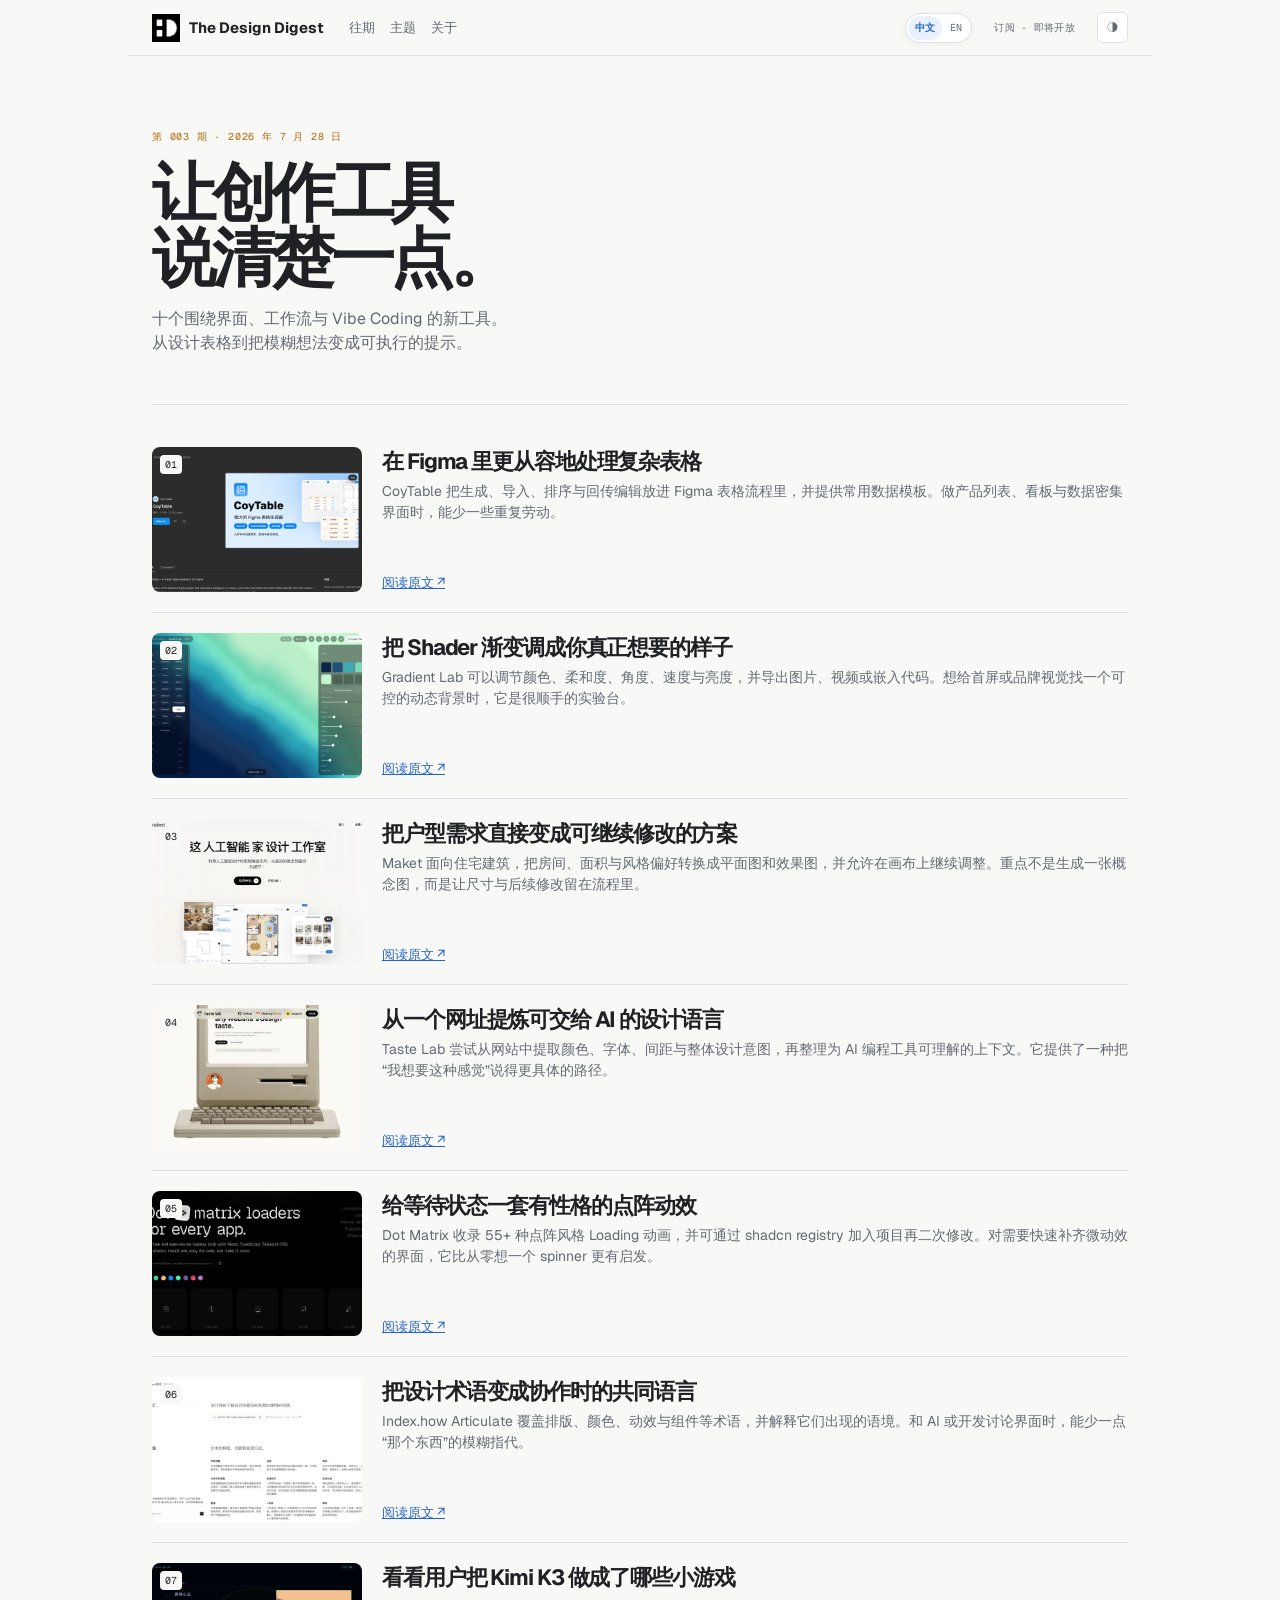
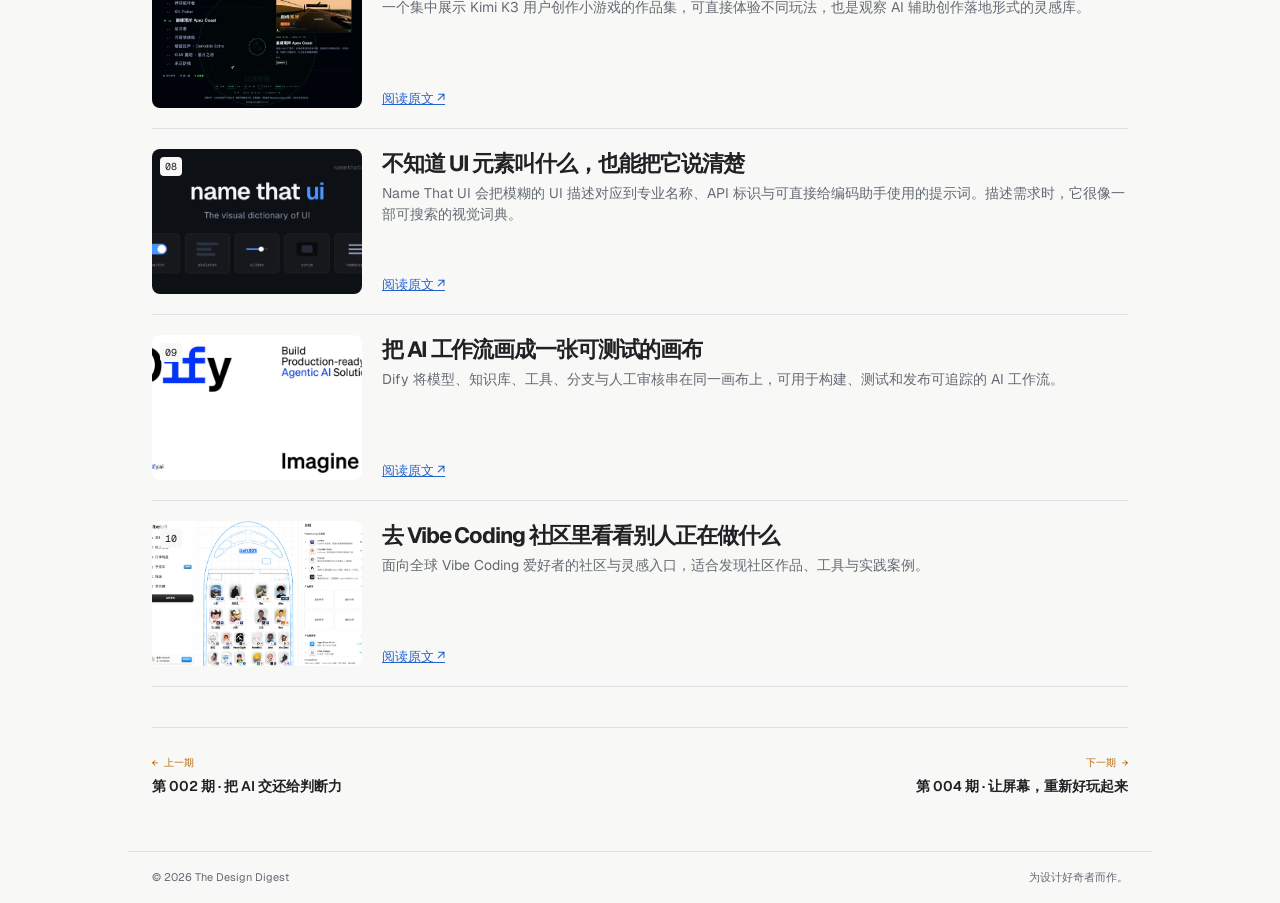
<file: outputs/design-digest/issue-003.html>
<!doctype html>
<html lang="zh-CN">
  <head>
    <meta charset="utf-8" />
    <meta name="viewport" content="width=device-width, initial-scale=1" />
    <title>The Design Digest — Issue 003</title>
    <link rel="icon" href="assets/hd-logo.png" type="image/png" />
    <link rel="stylesheet" href="styles.css" />


    <link rel="stylesheet" href="language.css" />
  </head>
  <body data-lang="zh" data-issue="003">

<header class="site-header">
<a class="brand" href="index.html"><img class="brand-logo" src="assets/hd-logo.png" alt="" width="28" height="28">The Design Digest</a>
      <nav>
<a href="archive.html" data-zh="往期" data-en="Issues">往期</a>
<a href="topics.html" data-zh="主题" data-en="Topics">主题</a>
<a href="about.html" data-zh="关于" data-en="About">关于</a>
</nav>
      <div class="header-actions">
<div class="lang-toggle" role="group" aria-label="Language">
<button type="button" data-set-lang="zh">中文</button>
<button type="button" data-set-lang="en">EN</button>
</div>
<span class="subscribe coming-soon" data-zh="订阅 · 即将开放" data-en="Subscribe · Coming soon">订阅 · 即将开放</span>
</div>
    </header>


<main>
      <section class="hero">
        <p class="eyebrow" data-zh="第 003 期 · 2026 年 7 月 28 日" data-en="Issue 003 · July 28, 2026">第 003 期 · 2026 年 7 月 28 日</p>
        <h1 data-zh="让创作工具<br />说清楚一点。" data-en="Make creative tools<br />speak more clearly.">让创作工具<br />说清楚一点。</h1>
        <p class="lede" data-zh="十个围绕界面、工作流与 Vibe Coding 的新工具。<br />
<span>从设计表格到把模糊想法变成可执行的提示。</span>" data-en="Ten new tools for interfaces, workflows, and vibe coding.<br />
<span>From design tables to prompts that make fuzzy ideas actionable.</span>">十个围绕界面、工作流与 Vibe Coding 的新工具。<br />
<span>从设计表格到把模糊想法变成可执行的提示。</span>
</p>
        <div class="hero-art" aria-label="Abstract editorial artwork">
<i>
</i>
<b>
</b>
<em>
</em>
</div>
        <div class="scroll-note" data-zh="开始阅读 <span>↓</span>" data-en="Scroll to explore <span>↓</span>">开始阅读 <span>↓</span>
</div>
      </section>
      <section class="issue-intro">
        <p data-zh="本期主题" data-en="This issue">本期主题</p>
        <h2 data-zh="把好用的工具，变成更清晰的表达" data-en="Turn useful tools into clearer expression">把好用的工具，变成更清晰的表达</h2>
        <p data-zh="从 Figma 表格、Shader 渐变和加载动效，到 AI 户型生成、工作流画布与 UI 术语词典：第三期收录十个让创作更可控、让协作更准确的入口。" data-en="From Figma tables, shader gradients, and loading motion to AI floor plans, workflow canvases, and a UI vocabulary: ten ways to make creation more controllable and collaboration more precise.">从 Figma 表格、Shader 渐变和加载动效，到 AI 户型生成、工作流画布与 UI 术语词典：第三期收录十个让创作更可控、让协作更准确的入口。</p>
      </section>
      <section class="digest" aria-label="Ten selected links">
        <article class="story featured">
<div class="art">
<img loading="eager" decoding="async" fetchpriority="high" src="images/issue-003/01/image.webp" alt="CoyTable preview" style="width:100%;height:100%;object-fit:cover;display:block" />
<span>01</span>
</div>
<div class="meta" data-zh="设计 · 产品" data-en="Design · Product">设计 · 产品</div>
<div class="copy">
<h2 data-zh="在 Figma 里更从容地处理复杂表格" data-en="Handle complex tables in Figma with less friction">在 Figma 里更从容地处理复杂表格</h2>
<p class="zh">CoyTable 把生成、导入、排序与回传编辑放进 Figma 表格流程里，并提供常用数据模板。做产品列表、看板与数据密集界面时，能少一些重复劳动。</p>
<p class="en">CoyTable brings generation, import, sorting, and round-trip editing into Figma tables, with useful data templates for dashboards and dense product interfaces.</p>
<a href="https://www.figma.com/community/plugin/1653235482992231228/coytable" target="_blank" rel="noopener" data-zh="阅读原文 ↗" data-en="Read the source ↗">阅读原文 ↗</a>
</div>
</article>
        <article class="story">
<div class="art">
<img loading="lazy" decoding="async" src="images/issue-003/02/image.webp" alt="Gradient Lab preview" style="width:100%;height:100%;object-fit:cover;display:block" />
<span>02</span>
</div>
<div class="meta" data-zh="设计 · 动效 · 灵感" data-en="Design · Motion · Inspiration">设计 · 动效 · 灵感</div>
<div class="copy">
<h2 data-zh="把 Shader 渐变调成你真正想要的样子" data-en="Tune a shader gradient until it feels right">把 Shader 渐变调成你真正想要的样子</h2>
<p class="zh">Gradient Lab 可以调节颜色、柔和度、角度、速度与亮度，并导出图片、视频或嵌入代码。想给首屏或品牌视觉找一个可控的动态背景时，它是很顺手的实验台。</p>
<p class="en">Gradient Lab lets you tune color, softness, angle, speed, and brightness, then export an image, video, or embed code for a controllable animated backdrop.</p>
<a href="https://backgrounds.supply/gradient-lab" target="_blank" rel="noopener" data-zh="阅读原文 ↗" data-en="Read the source ↗">阅读原文 ↗</a>
</div>
</article>
        <article class="story">
<div class="art">
<img loading="lazy" decoding="async" src="images/issue-003/03/image.webp" alt="Maket preview" style="width:100%;height:100%;object-fit:cover;display:block" />
<span>03</span>
</div>
<div class="meta" data-zh="设计 · 产品 · 交互" data-en="Design · Product · Interaction">设计 · 产品 · 交互</div>
<div class="copy">
<h2 data-zh="把户型需求直接变成可继续修改的方案" data-en="Turn a floor-plan brief into an editable starting point">把户型需求直接变成可继续修改的方案</h2>
<p class="zh">Maket 面向住宅建筑，把房间、面积与风格偏好转换成平面图和效果图，并允许在画布上继续调整。重点不是生成一张概念图，而是让尺寸与后续修改留在流程里。</p>
<p class="en">Maket turns room, area, and style requirements into plans and visualizations that remain editable on canvas—more useful than a one-off concept image.</p>
<a href="https://www.maket.ai/" target="_blank" rel="noopener" data-zh="阅读原文 ↗" data-en="Read the source ↗">阅读原文 ↗</a>
</div>
</article>
        <article class="story">
<div class="art">
<img loading="lazy" decoding="async" src="images/issue-003/04/image.webp" alt="Taste Lab preview" style="width:100%;height:100%;object-fit:cover;display:block" />
<span>04</span>
</div>
<div class="meta" data-zh="AI · 设计 · 产品" data-en="AI · Design · Product">AI · 设计 · 产品</div>
<div class="copy">
<h2 data-zh="从一个网址提炼可交给 AI 的设计语言" data-en="Extract a website’s design language for AI">从一个网址提炼可交给 AI 的设计语言</h2>
<p class="zh">Taste Lab 尝试从网站中提取颜色、字体、间距与整体设计意图，再整理为 AI 编程工具可理解的上下文。它提供了一种把“我想要这种感觉”说得更具体的路径。</p>
<p class="en">Taste Lab extracts color, type, spacing, and visual intent from a URL, turning “I want this feeling” into context an AI coding tool can understand.</p>
<a href="https://www.tastelab.xyz/" target="_blank" rel="noopener" data-zh="阅读原文 ↗" data-en="Read the source ↗">阅读原文 ↗</a>
</div>
</article>
        <article class="story">
<div class="art">
<img loading="lazy" decoding="async" src="images/issue-003/05/image.webp" alt="Dot Matrix preview" style="width:100%;height:100%;object-fit:cover;display:block" />
<span>05</span>
</div>
<div class="meta" data-zh="设计 · 动效 · 交互" data-en="Design · Motion · Interaction">设计 · 动效 · 交互</div>
<div class="copy">
<h2 data-zh="给等待状态一套有性格的点阵动效" data-en="Give waiting states more character with dot-matrix motion">给等待状态一套有性格的点阵动效</h2>
<p class="zh">Dot Matrix 收录 55+ 种点阵风格 Loading 动画，并可通过 shadcn registry 加入项目再二次修改。对需要快速补齐微动效的界面，它比从零想一个 spinner 更有启发。</p>
<p class="en">Dot Matrix offers 55+ dot-based loading animations that can be added through a shadcn registry and adapted—an expressive alternative to inventing another spinner.</p>
<a href="https://dotmatrix.zzzzshawn.cloud/" target="_blank" rel="noopener" data-zh="阅读原文 ↗" data-en="Read the source ↗">阅读原文 ↗</a>
</div>
</article>
        <article class="story">
<div class="art">
<img loading="lazy" decoding="async" src="images/issue-003/06/image.webp" alt="Index how preview" style="width:100%;height:100%;object-fit:cover;display:block" />
<span>06</span>
</div>
<div class="meta" data-zh="设计 · 知识 · AI" data-en="Design · Knowledge · AI">设计 · 知识 · AI</div>
<div class="copy">
<h2 data-zh="把设计术语变成协作时的共同语言" data-en="Make design vocabulary a shared language">把设计术语变成协作时的共同语言</h2>
<p class="zh">Index.how Articulate 覆盖排版、颜色、动效与组件等术语，并解释它们出现的语境。和 AI 或开发讨论界面时，能少一点“那个东西”的模糊指代。</p>
<p class="en">Index.how Articulate maps terms across typography, color, motion, and components, making conversations with developers and AI less reliant on vague references.</p>
<a href="https://index.how/to/articulate" target="_blank" rel="noopener" data-zh="阅读原文 ↗" data-en="Read the source ↗">阅读原文 ↗</a>
</div>
</article>
        <article class="story">
<div class="art">
<img loading="lazy" decoding="async" src="images/issue-003/07/image.webp" alt="Kimi K3 games preview" style="width:100%;height:100%;object-fit:cover;display:block" />
<span>07</span>
</div>
<div class="meta" data-zh="AI · 灵感 · 产品" data-en="AI · Inspiration · Product">AI · 灵感 · 产品</div>
<div class="copy">
<h2 data-zh="看看用户把 Kimi K3 做成了哪些小游戏" data-en="See what people made with Kimi K3">看看用户把 Kimi K3 做成了哪些小游戏</h2>
<p class="zh">一个集中展示 Kimi K3 用户创作小游戏的作品集，可直接体验不同玩法，也是观察 AI 辅助创作落地形式的灵感库。</p>
<p class="en">A collection of small games made by Kimi K3 users—playable examples and a useful place to observe how AI-assisted creation takes shape.</p>
<a href="https://www.k399.games/" target="_blank" rel="noopener" data-zh="阅读原文 ↗" data-en="Read the source ↗">阅读原文 ↗</a>
</div>
</article>
        <article class="story">
<div class="art">
<img loading="lazy" decoding="async" src="images/issue-003/08.webp" alt="Name That UI preview" style="width:100%;height:100%;object-fit:cover;display:block" />
<span>08</span>
</div>
<div class="meta" data-zh="设计 · 知识 · AI" data-en="Design · Knowledge · AI">设计 · 知识 · AI</div>
<div class="copy">
<h2 data-zh="不知道 UI 元素叫什么，也能把它说清楚" data-en="Name a UI element even when you only know what it looks like">不知道 UI 元素叫什么，也能把它说清楚</h2>
<p class="zh">Name That UI 会把模糊的 UI 描述对应到专业名称、API 标识与可直接给编码助手使用的提示词。描述需求时，它很像一部可搜索的视觉词典。</p>
<p class="en">Name That UI turns a fuzzy visual description into a real component name, API symbol, and a copy-ready prompt for a coding agent.</p>
<a href="https://namethatui.com/" target="_blank" rel="noopener" data-zh="阅读原文 ↗" data-en="Read the source ↗">阅读原文 ↗</a>
</div>
</article>
        <article class="story">
<div class="art">
<img loading="lazy" decoding="async" src="images/issue-003/09.webp" alt="Dify Workflow Studio preview" style="width:100%;height:100%;object-fit:cover;display:block" />
<span>09</span>
</div>
<div class="meta" data-zh="AI · 产品 · 交互" data-en="AI · Product · Interaction">AI · 产品 · 交互</div>
<div class="copy">
<h2 data-zh="把 AI 工作流画成一张可测试的画布" data-en="Draw an AI workflow you can actually test">把 AI 工作流画成一张可测试的画布</h2>
<p class="zh">Dify 将模型、知识库、工具、分支与人工审核串在同一画布上，可用于构建、测试和发布可追踪的 AI 工作流。</p>
<p class="en">Dify connects models, knowledge, tools, branches, and human review on one canvas for AI workflows that can be built, tested, traced, and shipped.</p>
<a href="https://www.dify.ai/workflows" target="_blank" rel="noopener" data-zh="阅读原文 ↗" data-en="Read the source ↗">阅读原文 ↗</a>
</div>
</article>
        <article class="story">
<div class="art">
<img loading="lazy" decoding="async" src="images/issue-003/10/image.webp" alt="VibeLoft preview" style="width:100%;height:100%;object-fit:cover;display:block" />
<span>10</span>
</div>
<div class="meta" data-zh="AI · 灵感 · 产品" data-en="AI · Inspiration · Product">AI · 灵感 · 产品</div>
<div class="copy">
<h2 data-zh="去 Vibe Coding 社区里看看别人正在做什么" data-en="See what the vibe-coding community is making">去 Vibe Coding 社区里看看别人正在做什么</h2>
<p class="zh">面向全球 Vibe Coding 爱好者的社区与灵感入口，适合发现社区作品、工具与实践案例。</p>
<p class="en">A community and inspiration hub for vibe-coding enthusiasts, with projects, tools, and practical examples to explore.</p>
<a href="https://vibeloft.ai/" target="_blank" rel="noopener" data-zh="阅读原文 ↗" data-en="Read the source ↗">阅读原文 ↗</a>
</div>
</article>
      </section>
      <nav class="issue-navigation" aria-label="Issue navigation">
<a class="issue-navigation-link" href="issue-002.html">
<span class="issue-navigation-kicker" data-zh="← 上一期" data-en="← Previous issue">← 上一期</span>
<span class="issue-navigation-title" data-zh="第 002 期 · 把 AI 交还给判断力" data-en="Issue 002 · Putting judgement back into AI">第 002 期 · 把 AI 交还给判断力</span>
</a>
<a class="issue-navigation-link issue-navigation-forward" href="issue-004.html">
<span class="issue-navigation-kicker">下一期 →</span>
<span class="issue-navigation-title">第 004 期 · 让屏幕，重新好玩起来</span>
</a>
</nav>
      <section class="closing">
<p class="eyebrow" data-zh="下期见" data-en="Next issue">下期见</p>
<h2 data-zh="想收到更安静、更清晰的设计信号吗？" data-en="Want a quieter, sharper signal?">想收到更安静、更清晰的设计信号吗？</h2>
<p data-zh="每周一份编辑型设计索引。十个值得打开的链接。" data-en="One editorial design index each week. Ten links worth opening.">每周一份编辑型设计索引。十个值得打开的链接。</p>
<button class="button coming-soon-button" type="button" aria-expanded="false" aria-controls="subscription-note" data-zh="订阅功能开发中" data-en="Subscriptions coming soon">订阅功能开发中</button>
<p class="subscription-note" id="subscription-note" tabindex="-1" hidden data-zh="订阅系统正在准备中，敬请期待。" data-en="We’re preparing subscriptions. Please check back soon.">订阅系统正在准备中，敬请期待。</p>
</section>
    </main>

    <footer>
<span>© 2026 The Design Digest</span>
<span data-zh="为设计好奇者而作。" data-en="Built for the design curious.">为设计好奇者而作。</span>
</footer>
    <script src="lang.js">
</script>
<script src="coming-soon.js">
</script>
  </body>
</html>
</file>
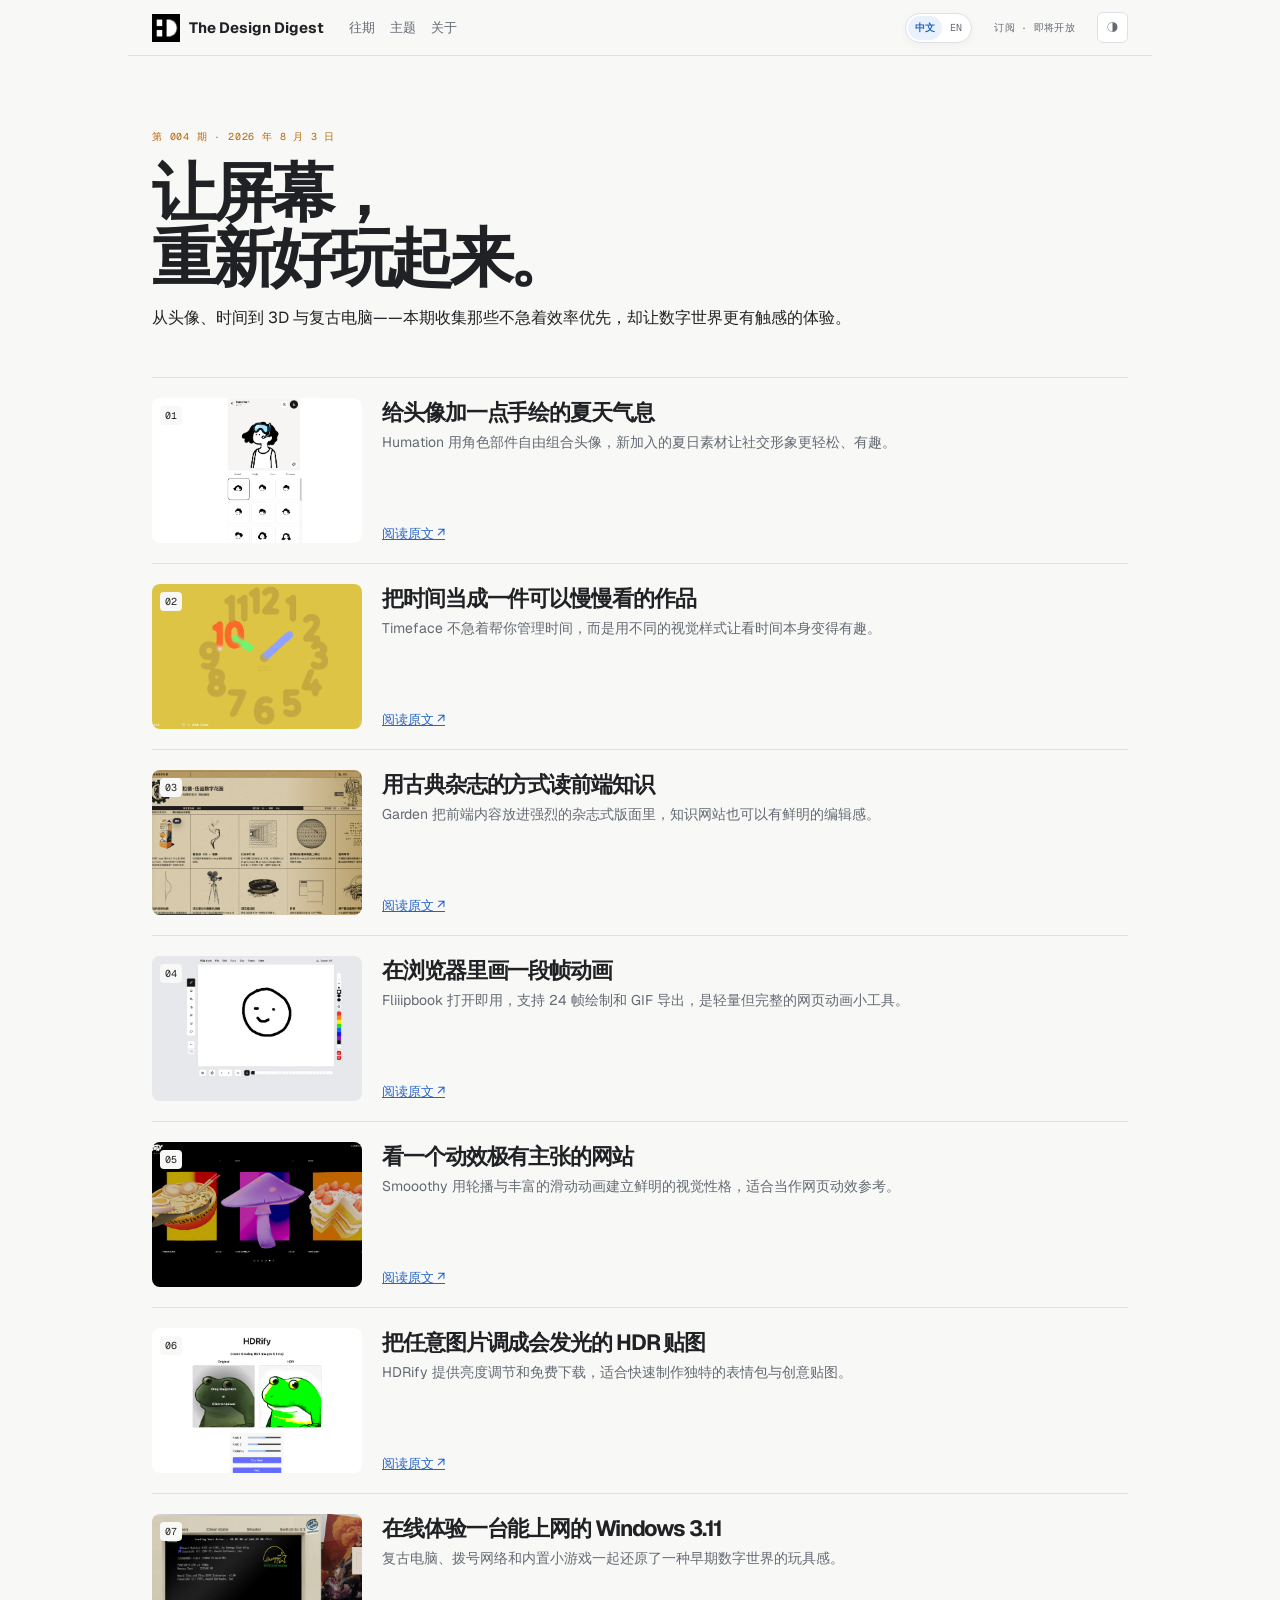
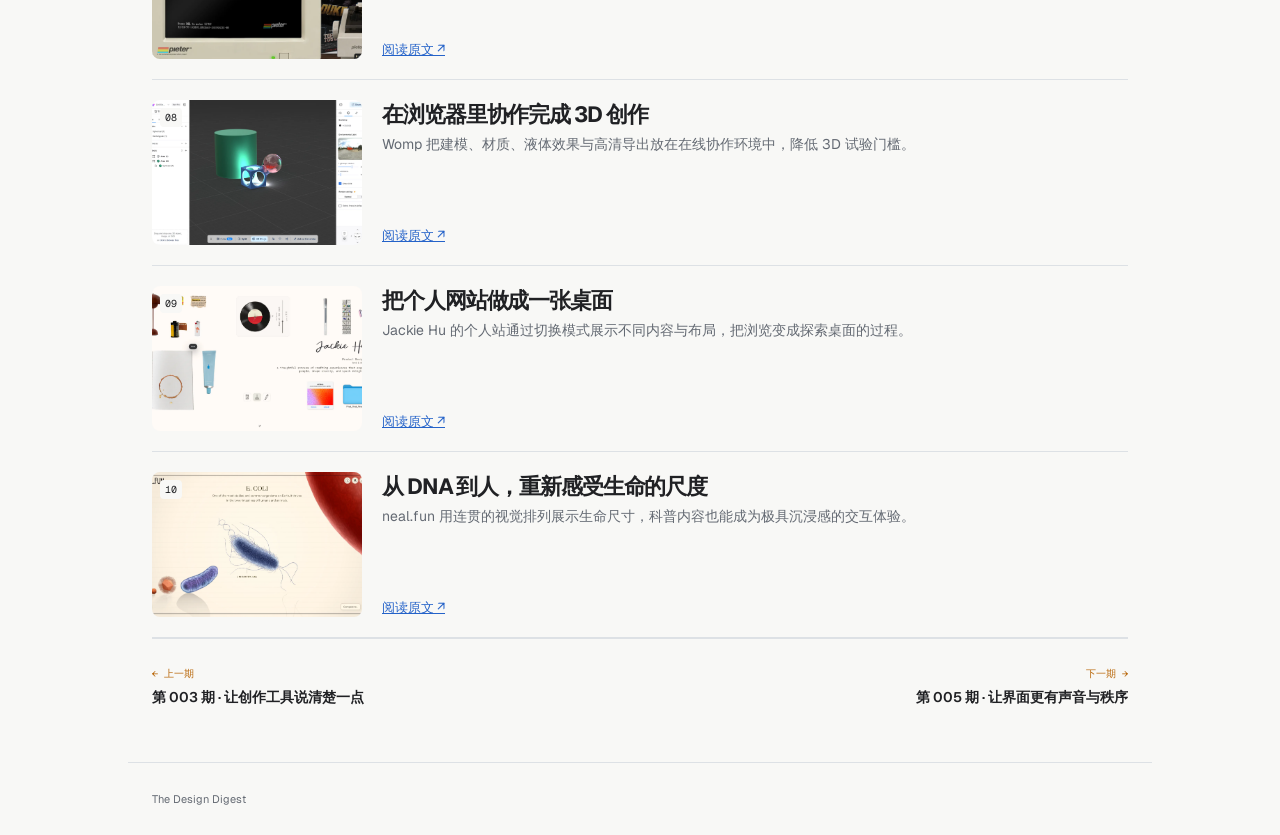
<file: outputs/design-digest/issue-004.html>
<!doctype html>
<html lang="zh-CN">
<head>
<meta charset="utf-8"/>
<meta name="viewport" content="width=device-width,initial-scale=1"/>
<title>The Design Digest — Issue 004</title>
<link rel="icon" href="assets/hd-logo.png" type="image/png"/>
<link rel="stylesheet" href="styles.css"/>
<link rel="stylesheet" href="language.css"/>
</head>
<body data-lang="zh" data-issue="004">

<header class="site-header">
<a class="brand" href="index.html"><img class="brand-logo" src="assets/hd-logo.png" alt="" width="28" height="28">The Design Digest</a>
<nav>
<a href="archive.html">往期</a>
<a href="topics.html">主题</a>
<a href="about.html">关于</a>
</nav>
<div class="header-actions">
<div class="lang-toggle" role="group">
<button type="button" data-set-lang="zh">中文</button>
<button type="button" data-set-lang="en">EN</button>
</div>
<span class="subscribe coming-soon">订阅 · 即将开放</span>
</div>
</header>


<main>
<section class="hero">
<p class="eyebrow">第 004 期 · 2026 年 8 月 3 日</p>
<h1>让屏幕，<br/>重新好玩起来。</h1>
<p class="hero-deck">从头像、时间到 3D 与复古电脑——本期收集那些不急着效率优先，却让数字世界更有触感的体验。</p>
</section>
<section class="stories">
<article class="story featured">
<div class="art">
<img loading="eager" decoding="async" fetchpriority="high" src="images/issue-004/01/image.webp" alt="Humation preview" style="width:100%;height:100%;object-fit:cover;display:block"/>
<span>01</span>
</div>
<div class="meta">设计 · 灵感 · 产品</div>
<div class="copy">
<h2>给头像加一点手绘的夏天气息</h2>
<p>Humation 用角色部件自由组合头像，新加入的夏日素材让社交形象更轻松、有趣。</p>
<a href="https://humation.app/avatar" target="_blank" rel="noopener">阅读原文 ↗</a>
</div>
</article>
<article class="story">
<div class="art">
<img loading="lazy" decoding="async" src="images/issue-004/02/image.webp" alt="Timeface preview" style="width:100%;height:100%;object-fit:cover;display:block"/>
<span>02</span>
</div>
<div class="meta">灵感 · 设计</div>
<div class="copy">
<h2>把时间当成一件可以慢慢看的作品</h2>
<p>Timeface 不急着帮你管理时间，而是用不同的视觉样式让看时间本身变得有趣。</p>
<a href="https://www.timeface.co/worldsky" target="_blank" rel="noopener">阅读原文 ↗</a>
</div>
</article>
<article class="story">
<div class="art">
<img loading="lazy" decoding="async" src="images/issue-004/03/image.webp" alt="Garden preview" style="width:100%;height:100%;object-fit:cover;display:block"/>
<span>03</span>
</div>
<div class="meta">灵感 · 知识</div>
<div class="copy">
<h2>用古典杂志的方式读前端知识</h2>
<p>Garden 把前端内容放进强烈的杂志式版面里，知识网站也可以有鲜明的编辑感。</p>
<a href="https://garden.bradwoods.io/" target="_blank" rel="noopener">阅读原文 ↗</a>
</div>
</article>
<article class="story">
<div class="art">
<img loading="lazy" decoding="async" src="images/issue-004/04/image.webp" alt="Fliiipbook preview" style="width:100%;height:100%;object-fit:cover;display:block"/>
<span>04</span>
</div>
<div class="meta">趣味 · 灵感</div>
<div class="copy">
<h2>在浏览器里画一段帧动画</h2>
<p>Fliiipbook 打开即用，支持 24 帧绘制和 GIF 导出，是轻量但完整的网页动画小工具。</p>
<a href="https://www.fliiipbook.com/" target="_blank" rel="noopener">阅读原文 ↗</a>
</div>
</article>
<article class="story">
<div class="art">
<img loading="lazy" decoding="async" src="images/issue-004/05/image.webp" alt="Smooothy preview" style="width:100%;height:100%;object-fit:cover;display:block"/>
<span>05</span>
</div>
<div class="meta">灵感 · 设计</div>
<div class="copy">
<h2>看一个动效极有主张的网站</h2>
<p>Smooothy 用轮播与丰富的滑动动画建立鲜明的视觉性格，适合当作网页动效参考。</p>
<a href="https://smooothy.federic.ooo/" target="_blank" rel="noopener">阅读原文 ↗</a>
</div>
</article>
<article class="story">
<div class="art">
<img loading="lazy" decoding="async" src="images/issue-004/06/image.webp" alt="HDRify preview" style="width:100%;height:100%;object-fit:cover;display:block"/>
<span>06</span>
</div>
<div class="meta">趣味</div>
<div class="copy">
<h2>把任意图片调成会发光的 HDR 贴图</h2>
<p>HDRify 提供亮度调节和免费下载，适合快速制作独特的表情包与创意贴图。</p>
<a href="https://www.hdrify.com/" target="_blank" rel="noopener">阅读原文 ↗</a>
</div>
</article>
<article class="story">
<div class="art">
<img loading="lazy" decoding="async" src="images/issue-004/07/image.webp" alt="Pieter preview" style="width:100%;height:100%;object-fit:cover;display:block"/>
<span>07</span>
</div>
<div class="meta">设计 · 趣味 · 灵感</div>
<div class="copy">
<h2>在线体验一台能上网的 Windows 3.11</h2>
<p>复古电脑、拨号网络和内置小游戏一起还原了一种早期数字世界的玩具感。</p>
<a href="https://pieter.com/" target="_blank" rel="noopener">阅读原文 ↗</a>
</div>
</article>
<article class="story">
<div class="art">
<img loading="lazy" decoding="async" src="images/issue-004/08/image.webp" alt="Womp preview" style="width:100%;height:100%;object-fit:cover;display:block"/>
<span>08</span>
</div>
<div class="meta">设计 · 产品 · AI</div>
<div class="copy">
<h2>在浏览器里协作完成 3D 创作</h2>
<p>Womp 把建模、材质、液体效果与高清导出放在在线协作环境中，降低 3D 试验门槛。</p>
<a href="https://www.womp.com/" target="_blank" rel="noopener">阅读原文 ↗</a>
</div>
</article>
<article class="story">
<div class="art">
<img loading="lazy" decoding="async" src="images/issue-004/09/image.webp" alt="Jackie Hu preview" style="width:100%;height:100%;object-fit:cover;display:block"/>
<span>09</span>
</div>
<div class="meta">趣味 · 灵感</div>
<div class="copy">
<h2>把个人网站做成一张桌面</h2>
<p>Jackie Hu 的个人站通过切换模式展示不同内容与布局，把浏览变成探索桌面的过程。</p>
<a href="https://jackiehu.design/" target="_blank" rel="noopener">阅读原文 ↗</a>
</div>
</article>
<article class="story">
<div class="art">
<img loading="lazy" decoding="async" src="images/issue-004/10/image.webp" alt="Size of Life preview" style="width:100%;height:100%;object-fit:cover;display:block"/>
<span>10</span>
</div>
<div class="meta">灵感 · 设计 · 交互 · 趣味 · 知识</div>
<div class="copy">
<h2>从 DNA 到人，重新感受生命的尺度</h2>
<p>neal.fun 用连贯的视觉排列展示生命尺寸，科普内容也能成为极具沉浸感的交互体验。</p>
<a href="https://neal.fun/size-of-life/" target="_blank" rel="noopener">阅读原文 ↗</a>
</div>
</article>
</section>
<nav class="issue-navigation" aria-label="Issue navigation">
<a class="issue-navigation-link" href="issue-003.html">
<span class="issue-navigation-kicker">← 上一期</span>
<span class="issue-navigation-title">第 003 期 · 让创作工具说清楚一点</span>
</a>
<a class="issue-navigation-link issue-navigation-next" href="issue-005.html">
<span class="issue-navigation-kicker">下一期 →</span>
<span class="issue-navigation-title">第 005 期 · 让界面更有声音与秩序</span>
</a>
</nav>
<section class="closing">
<p class="eyebrow">下期见</p>
<h2>想收到更安静、更清晰的设计信号吗？</h2>
</section>
</main>

<footer>
<p>The Design Digest</p>
</footer>
<script src="lang.js">
</script>
<script src="theme.js">
</script>
</body>
</html>
</file>
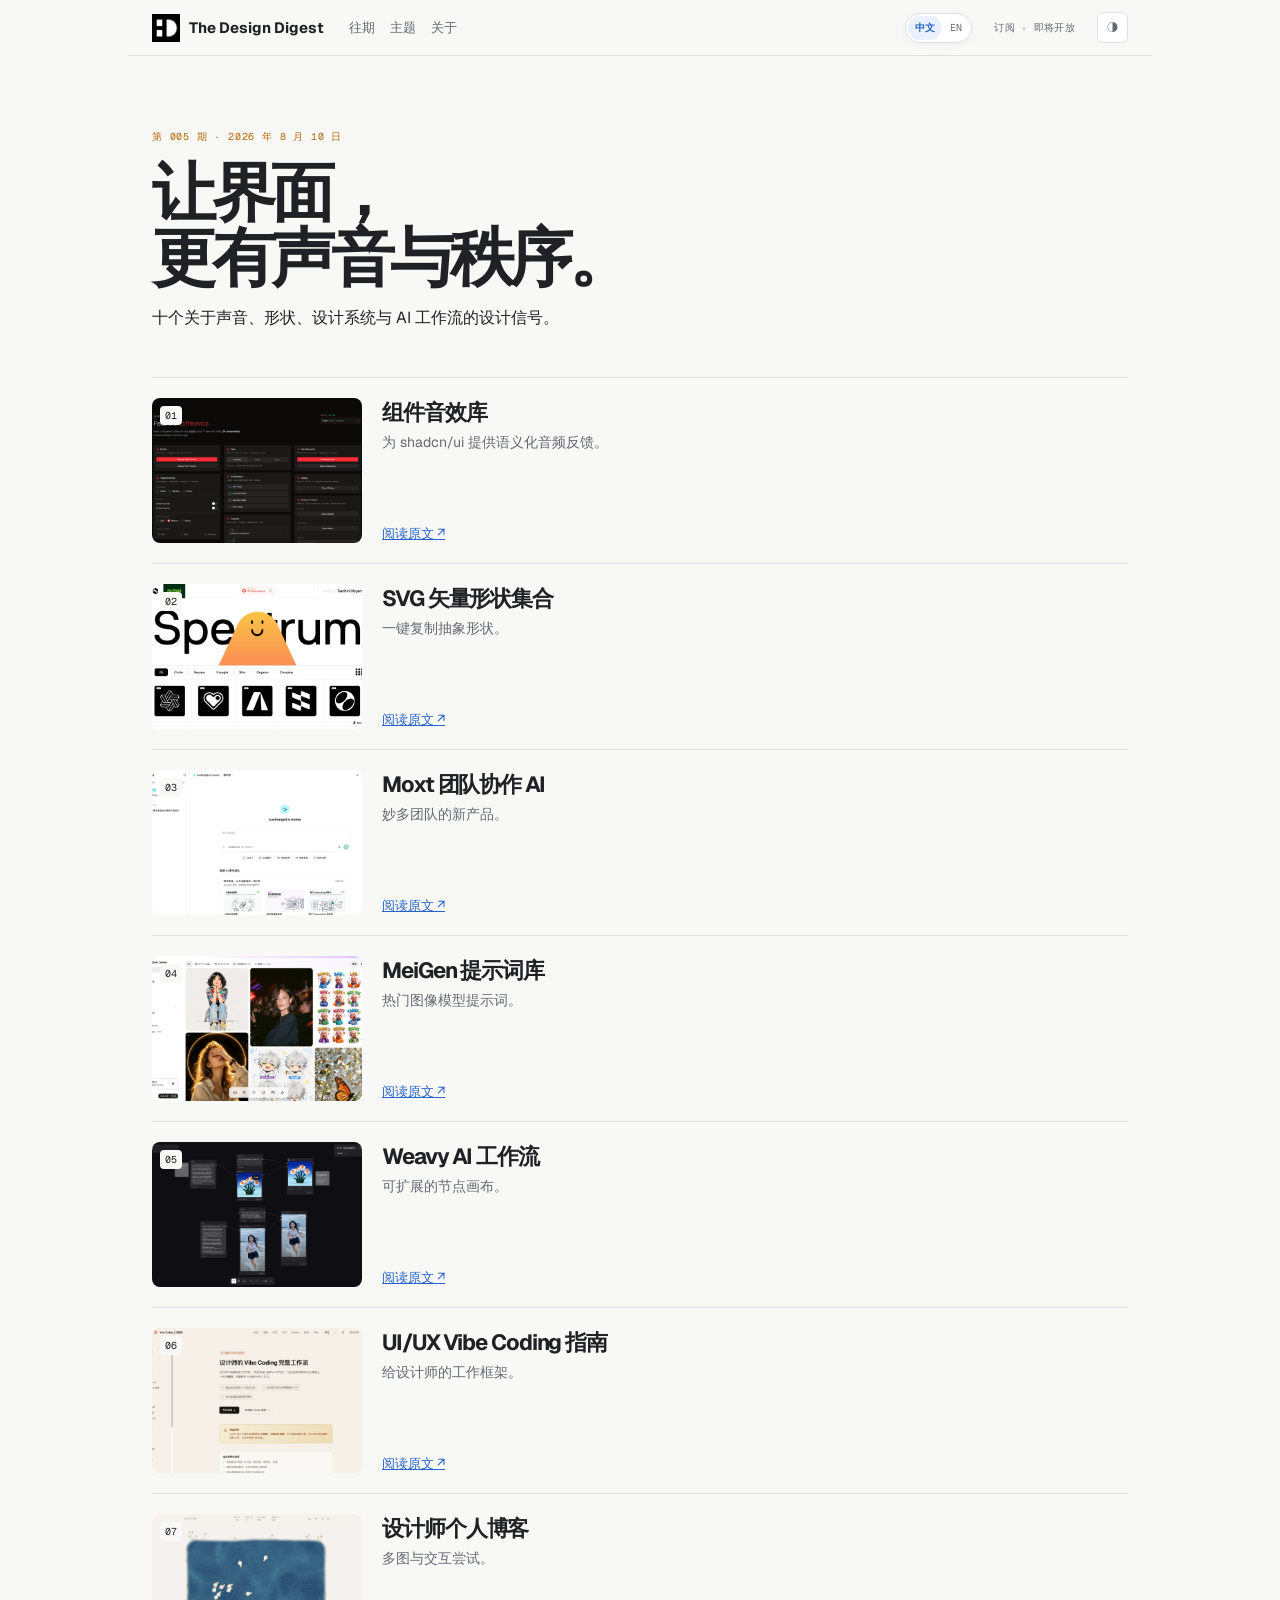
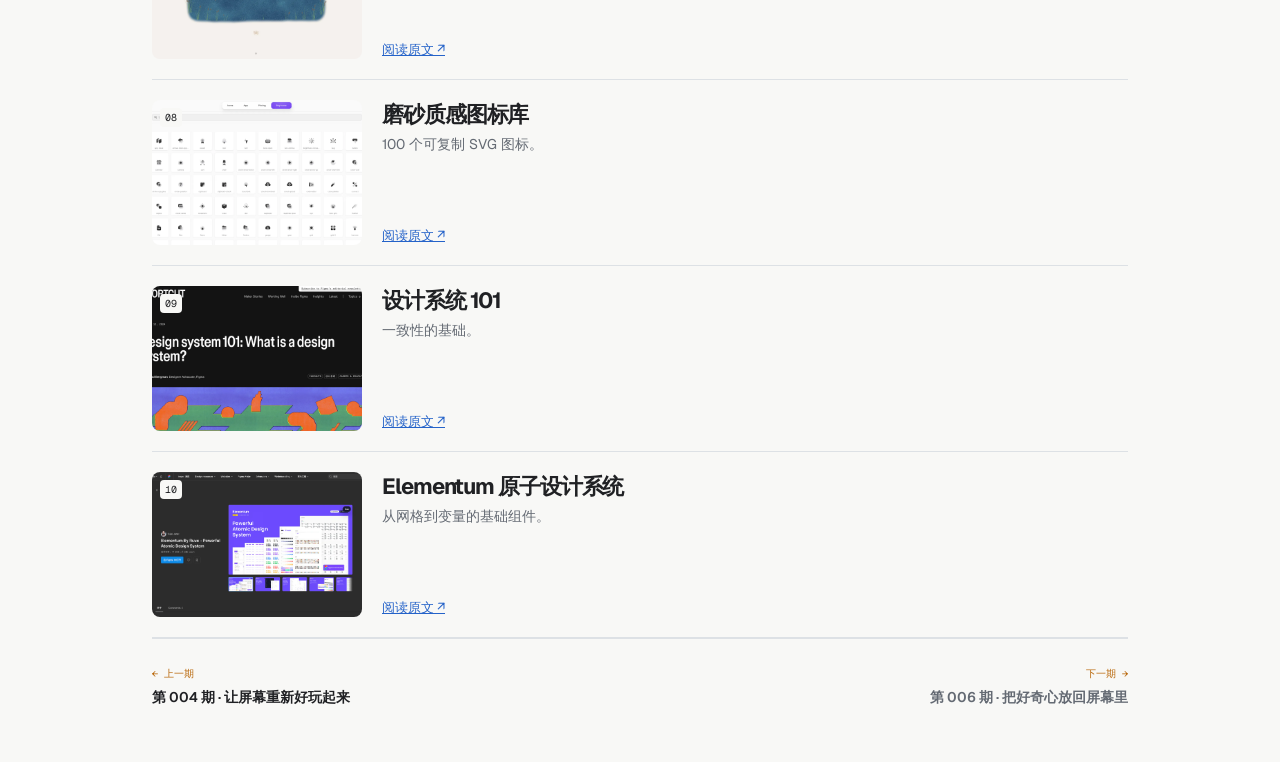
<file: outputs/design-digest/issue-005.html>
<!doctype html>
<html lang="zh-CN">
<head>
<meta charset="utf-8">
<meta name="viewport" content="width=device-width,initial-scale=1">
<title>The Design Digest — Issue 005</title>
<link rel="icon" href="assets/hd-logo.png" type="image/png">
<link rel="stylesheet" href="styles.css">
<link rel="stylesheet" href="language.css">
<style>.art img{width:100%;height:100%;object-fit:cover;display:block}</style>
</head>
<body data-lang="zh">

<header class="site-header">
<a class="brand" href="index.html"><img class="brand-logo" src="assets/hd-logo.png" alt="" width="28" height="28">The Design Digest</a>
<nav>
<a href="archive.html">往期</a>
<a href="topics.html">主题</a>
<a href="about.html">关于</a>
</nav>
<div class="header-actions">
<div class="lang-toggle" role="group">
<button type="button" data-set-lang="zh">中文</button>
<button type="button" data-set-lang="en">EN</button>
</div>
<span class="subscribe coming-soon">订阅 · 即将开放</span>
</div>
</header>


<main>
<section class="hero">
<p class="eyebrow">第 005 期 · 2026 年 8 月 10 日</p>
<h1>让界面，<br>更有声音与秩序。</h1>
<p class="hero-deck">十个关于声音、形状、设计系统与 AI 工作流的设计信号。</p>
</section>
<section class="stories">
<article class="story featured">
<div class="art">
<img loading="eager" decoding="async" fetchpriority="high" src="images/issue-005/01/image.webp">
<span>01</span>
</div>
<div class="meta">灵感 · 设计</div>
<div class="copy">
<h2>组件音效库</h2>
<p>为 shadcn/ui 提供语义化音频反馈。</p>
<a href="https://www.sensory-ui.com/#showcase">阅读原文 ↗</a>
</div>
</article>
<article class="story">
<div class="art">
<img loading="lazy" decoding="async" src="images/issue-005/02/image.webp">
<span>02</span>
</div>
<div class="copy">
<h2>SVG 矢量形状集合</h2>
<p>一键复制抽象形状。</p>
<a href="https://spectrums.framer.website/">阅读原文 ↗</a>
</div>
</article>
<article class="story">
<div class="art">
<img loading="lazy" decoding="async" src="images/issue-005/03/image.webp">
<span>03</span>
</div>
<div class="copy">
<h2>Moxt 团队协作 AI</h2>
<p>妙多团队的新产品。</p>
<a href="https://moxt.ai/">阅读原文 ↗</a>
</div>
</article>
<article class="story">
<div class="art">
<img loading="lazy" decoding="async" src="images/issue-005/04/image.webp">
<span>04</span>
</div>
<div class="copy">
<h2>MeiGen 提示词库</h2>
<p>热门图像模型提示词。</p>
<a href="https://www.meigen.ai/?invite=1">阅读原文 ↗</a>
</div>
</article>
<article class="story">
<div class="art">
<img loading="lazy" decoding="async" src="images/issue-005/05/image.webp">
<span>05</span>
</div>
<div class="copy">
<h2>Weavy AI 工作流</h2>
<p>可扩展的节点画布。</p>
<a href="https://app.weavy.ai/">阅读原文 ↗</a>
</div>
</article>
<article class="story">
<div class="art">
<img loading="lazy" decoding="async" src="images/issue-005/06/image.webp">
<span>06</span>
</div>
<div class="copy">
<h2>UI/UX Vibe Coding 指南</h2>
<p>给设计师的工作框架。</p>
<a href="https://vibecodingfang.netlify.app/#">阅读原文 ↗</a>
</div>
</article>
<article class="story">
<div class="art">
<img loading="lazy" decoding="async" src="images/issue-005/07/image.webp">
<span>07</span>
</div>
<div class="copy">
<h2>设计师个人博客</h2>
<p>多图与交互尝试。</p>
<a href="https://www.baothiento.com/">阅读原文 ↗</a>
</div>
</article>
<article class="story">
<div class="art">
<img loading="lazy" decoding="async" src="images/issue-005/08/image.webp">
<span>08</span>
</div>
<div class="copy">
<h2>磨砂质感图标库</h2>
<p>100 个可复制 SVG 图标。</p>
<a href="https://nucleoapp.com/svg-glass-icons">阅读原文 ↗</a>
</div>
</article>
<article class="story">
<div class="art">
<img loading="lazy" decoding="async" src="images/issue-005/09/image.webp">
<span>09</span>
</div>
<div class="copy">
<h2>设计系统 101</h2>
<p>一致性的基础。</p>
<a href="https://www.figma.com/blog/design-systems-101-what-is-a-design-system/">阅读原文 ↗</a>
</div>
</article>
<article class="story">
<div class="art">
<img loading="lazy" decoding="async" src="images/issue-005/10/image.webp">
<span>10</span>
</div>
<div class="copy">
<h2>Elementum 原子设计系统</h2>
<p>从网格到变量的基础组件。</p>
<a href="https://www.figma.com/community/file/1361285928344841920">阅读原文 ↗</a>
</div>
</article>
</section>
<nav class="issue-navigation">
<a class="issue-navigation-link" href="issue-004.html">
<span class="issue-navigation-kicker">← 上一期</span>
<span class="issue-navigation-title">第 004 期 · 让屏幕重新好玩起来</span>
</a>
<a class="issue-navigation-link issue-navigation-placeholder" href="issue-006.html">
<span class="issue-navigation-kicker">下一期 →</span>
<span class="issue-navigation-title">第 006 期 · 把好奇心放回屏幕里</span>
</a>
</nav>
<section class="closing">
<p class="eyebrow">下期见</p>
<h2>想收到更安静、更清晰的设计信号吗？</h2>
</section>
</main>

<script src="lang.js">
</script>
<script src="theme.js">
</script>
</body>
</html>
</file>
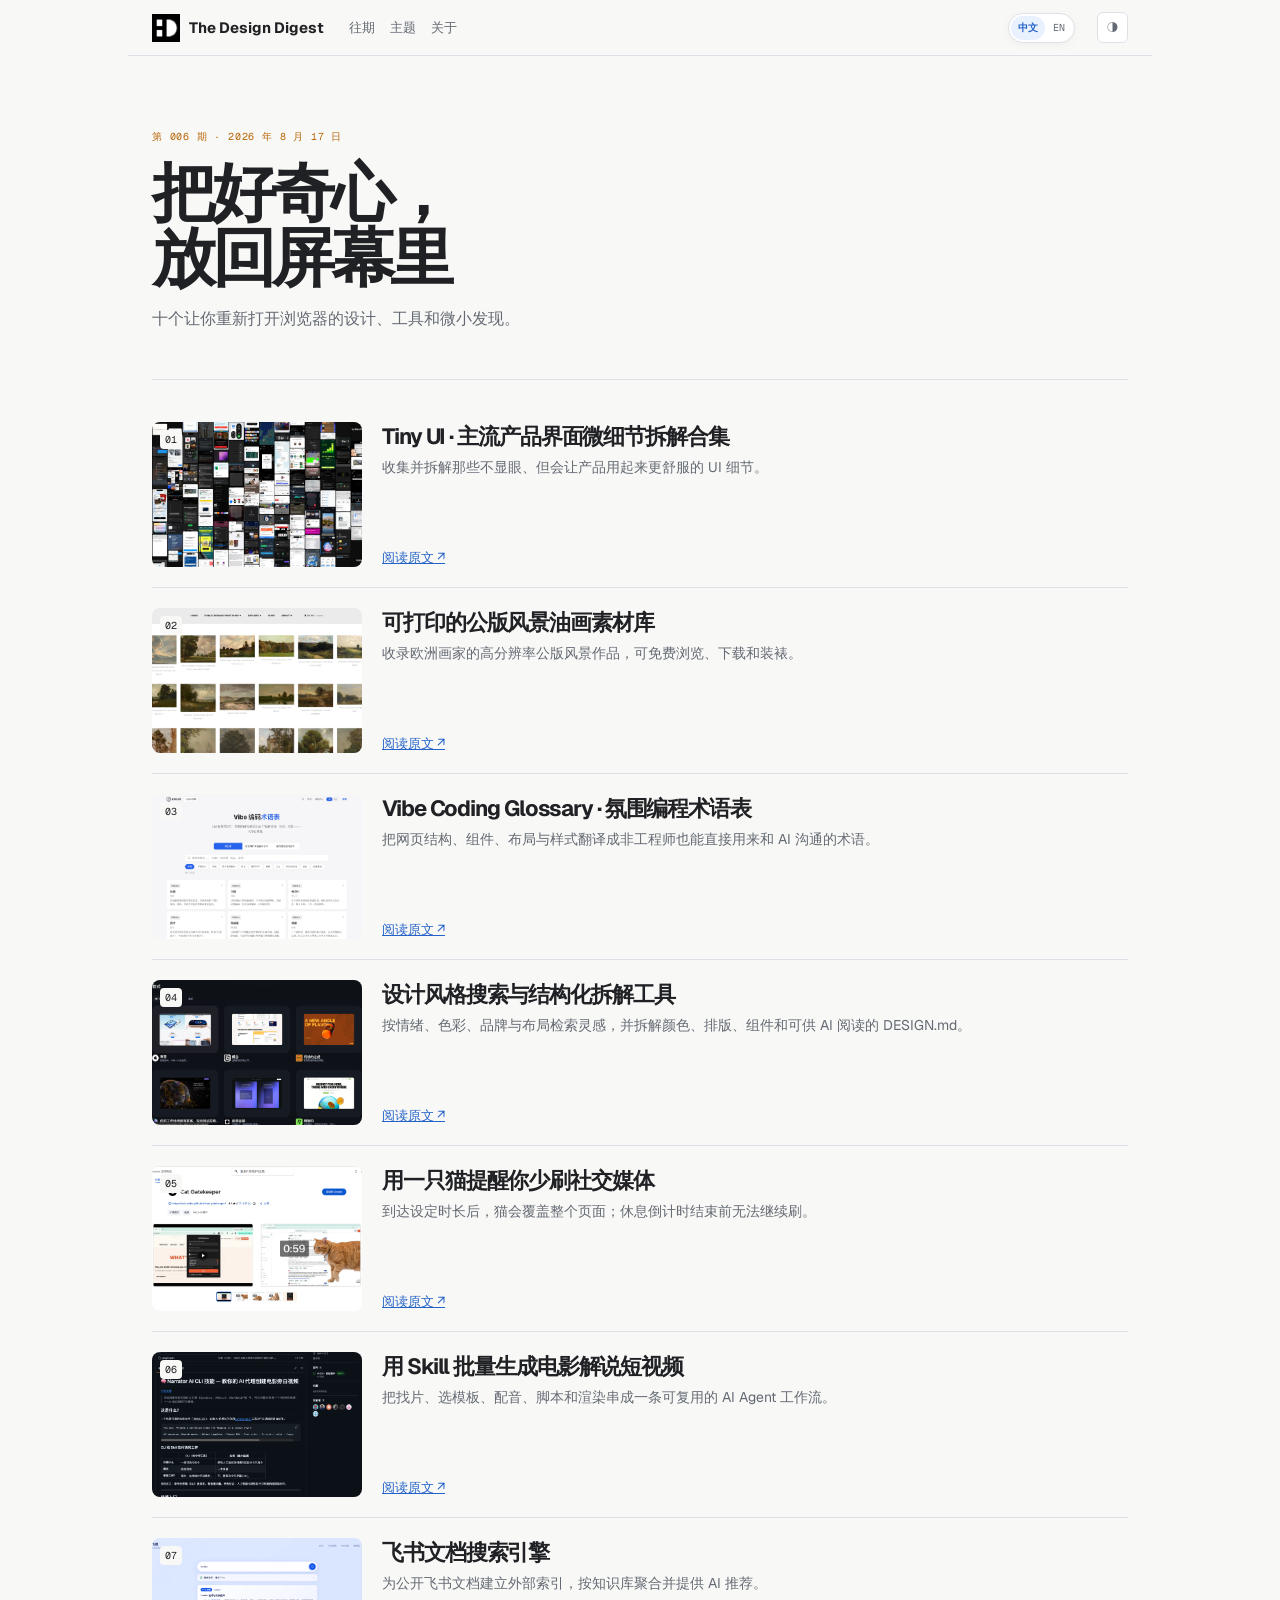
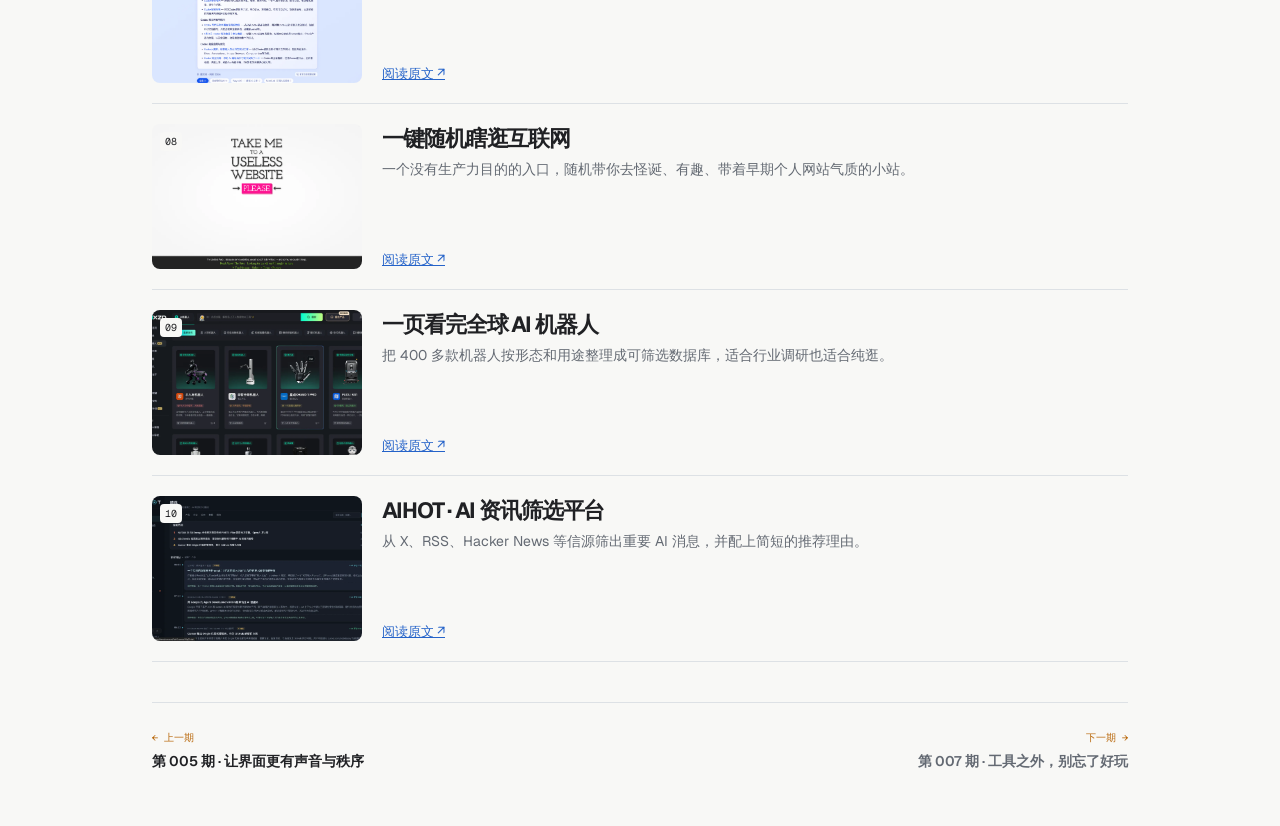
<file: outputs/design-digest/issue-006.html>
<!doctype html>
<html lang="zh-CN">
<head>
<meta charset="utf-8">
<meta name="viewport" content="width=device-width,initial-scale=1">
<title>The Design Digest — Issue 006</title>
<link rel="icon" href="assets/hd-logo.png" type="image/png">
<link rel="stylesheet" href="styles.css">
<link rel="stylesheet" href="language.css">
<style>.art img{width:100%;height:100%;object-fit:cover;display:block}</style>
</head>
<body data-lang="zh">
<header class="site-header">
<a class="brand" href="index.html"><img class="brand-logo" src="assets/hd-logo.png" alt="" width="28" height="28">The Design Digest</a>
<nav><a href="archive.html" data-zh="往期" data-en="Archive">往期</a><a href="topics.html" data-zh="主题" data-en="Topics">主题</a><a href="about.html" data-zh="关于" data-en="About">关于</a></nav>
<div class="header-actions"><div class="lang-toggle" role="group"><button type="button" data-set-lang="zh">中文</button><button type="button" data-set-lang="en">EN</button></div></div>
</header>
<main>
<section class="hero"><p class="eyebrow" data-issue-date></p><h1 data-issue-title></h1><p class="lede" data-issue-deck></p></section>
<section class="digest" data-issue-stories></section>
<nav class="issue-navigation"><a class="issue-navigation-link" href="issue-005.html"><span class="issue-navigation-kicker" data-zh="← 上一期" data-en="← Previous">← 上一期</span><span class="issue-navigation-title" data-zh="第 005 期 · 让界面更有声音与秩序" data-en="Issue 005 · Give interfaces sound and order">第 005 期 · 让界面更有声音与秩序</span></a><a class="issue-navigation-link issue-navigation-placeholder" href="issue-007.html"><span class="issue-navigation-kicker" data-zh="下一期 →" data-en="Next →">下一期 →</span><span class="issue-navigation-title" data-zh="第 007 期 · 工具之外，别忘了好玩" data-en="Issue 007 · Make room for play">第 007 期 · 工具之外，别忘了好玩</span></a></nav>
</main>
<script src="digest-data.js"></script><script src="lang.js"></script><script src="theme.js"></script>
<script>
const ISSUE=6;const copy={zh:{title:'把好奇心，<br>放回屏幕里',deck:'十个让你重新打开浏览器的设计、工具和微小发现。',date:'第 006 期 · 2026 年 8 月 17 日',read:'阅读原文 ↗'},en:{title:'Put curiosity<br>back on screen',deck:'Ten design signals, useful tools, and small reasons to open the browser again.',date:'Issue 006 · August 17, 2026',read:'Read source ↗'}};
function renderIssue(){const lang=DigestLanguage.get();const text=copy[lang];document.querySelector('[data-issue-date]').textContent=text.date;document.querySelector('[data-issue-title]').innerHTML=text.title;document.querySelector('[data-issue-deck]').textContent=text.deck;document.querySelector('[data-issue-stories]').innerHTML=DIGEST_ENTRIES.filter(entry=>entry.issue===ISSUE).sort((a,b)=>a.position-b.position).map((entry,index)=>`<article class="story${index===0?' featured':''}"><div class="art"><img loading="${index===0?'eager':'lazy'}" decoding="async"${index===0?' fetchpriority="high"':''} src="${entry.image}" alt=""><span>${String(entry.position).padStart(2,'0')}</span></div>${index===0?`<div class="meta">${entry[lang].tags}</div>`:''}<div class="copy"><h2>${entry[lang].title}</h2><p>${entry[lang].description}</p><a href="${entry.url}" target="_blank" rel="noreferrer">${text.read}</a></div></article>`).join('')}
document.addEventListener('digest:language',renderIssue);renderIssue();
</script>
</body>
</html>
</file>
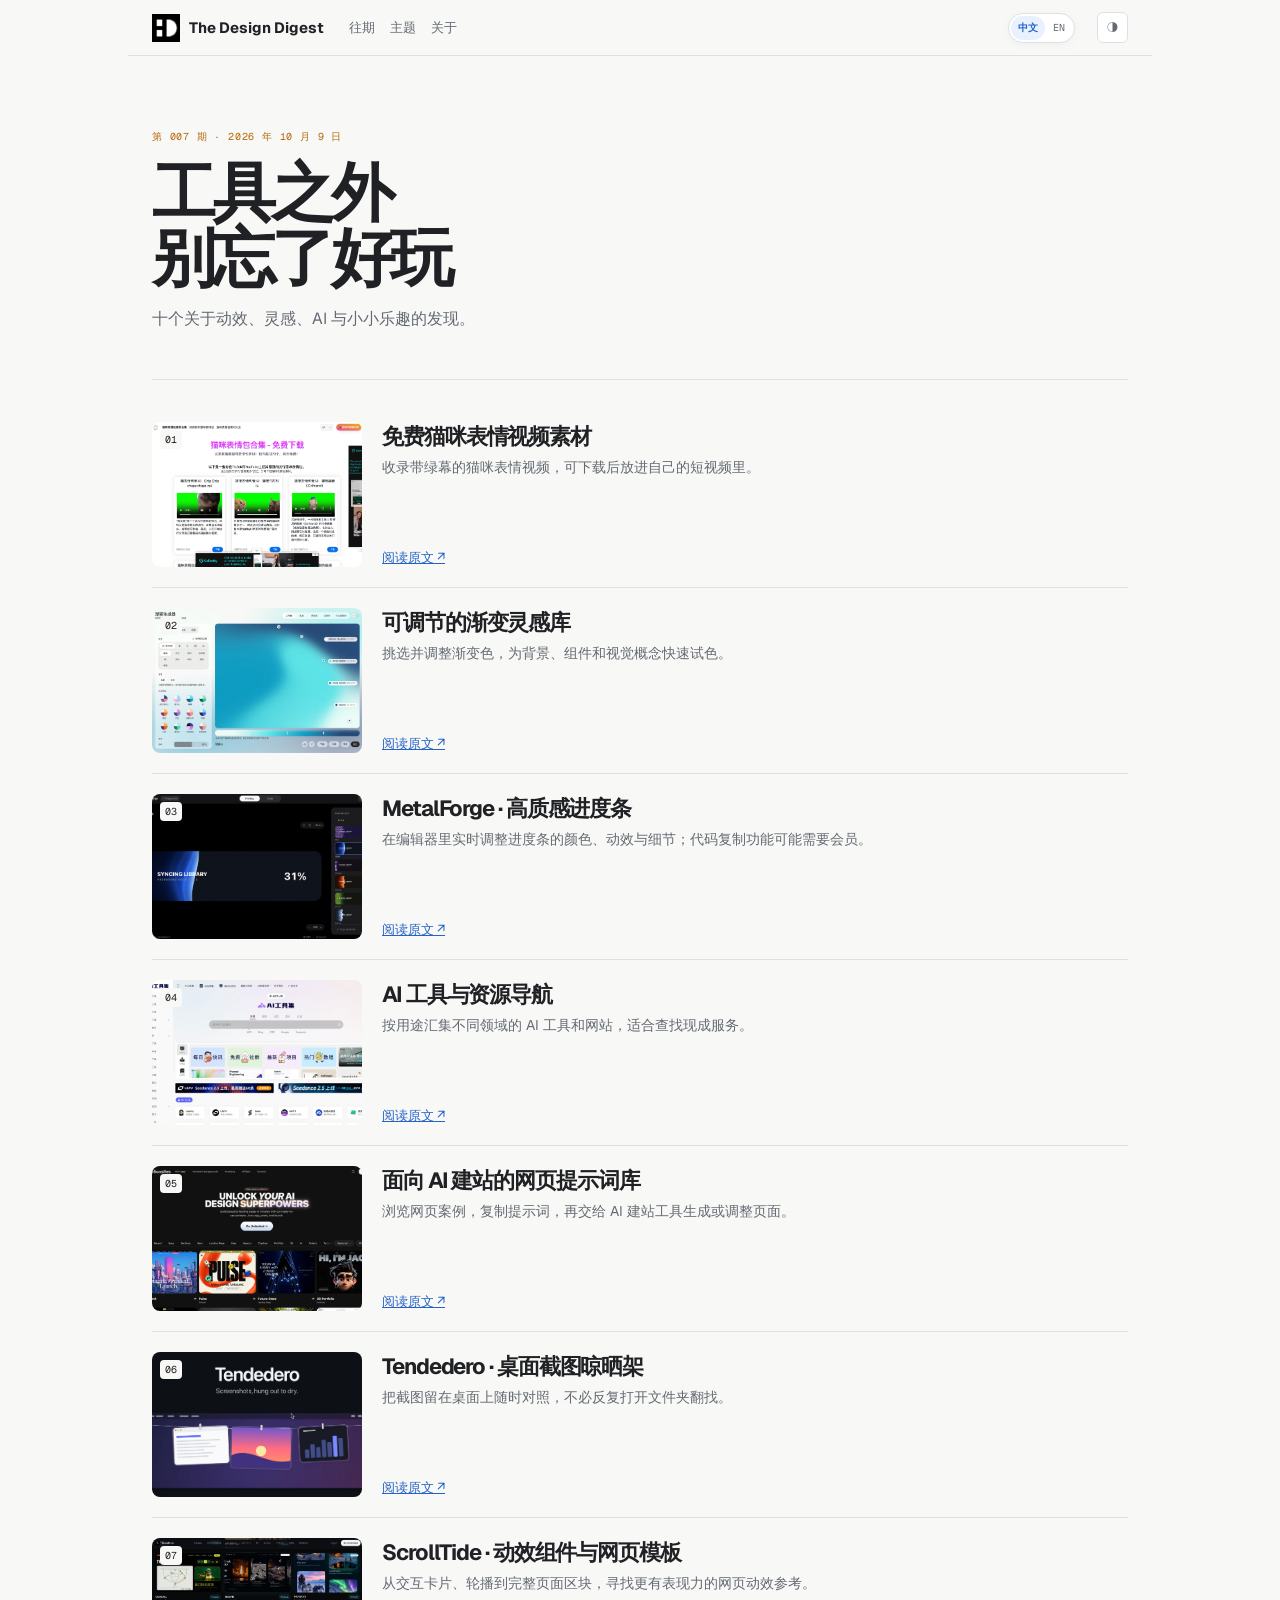
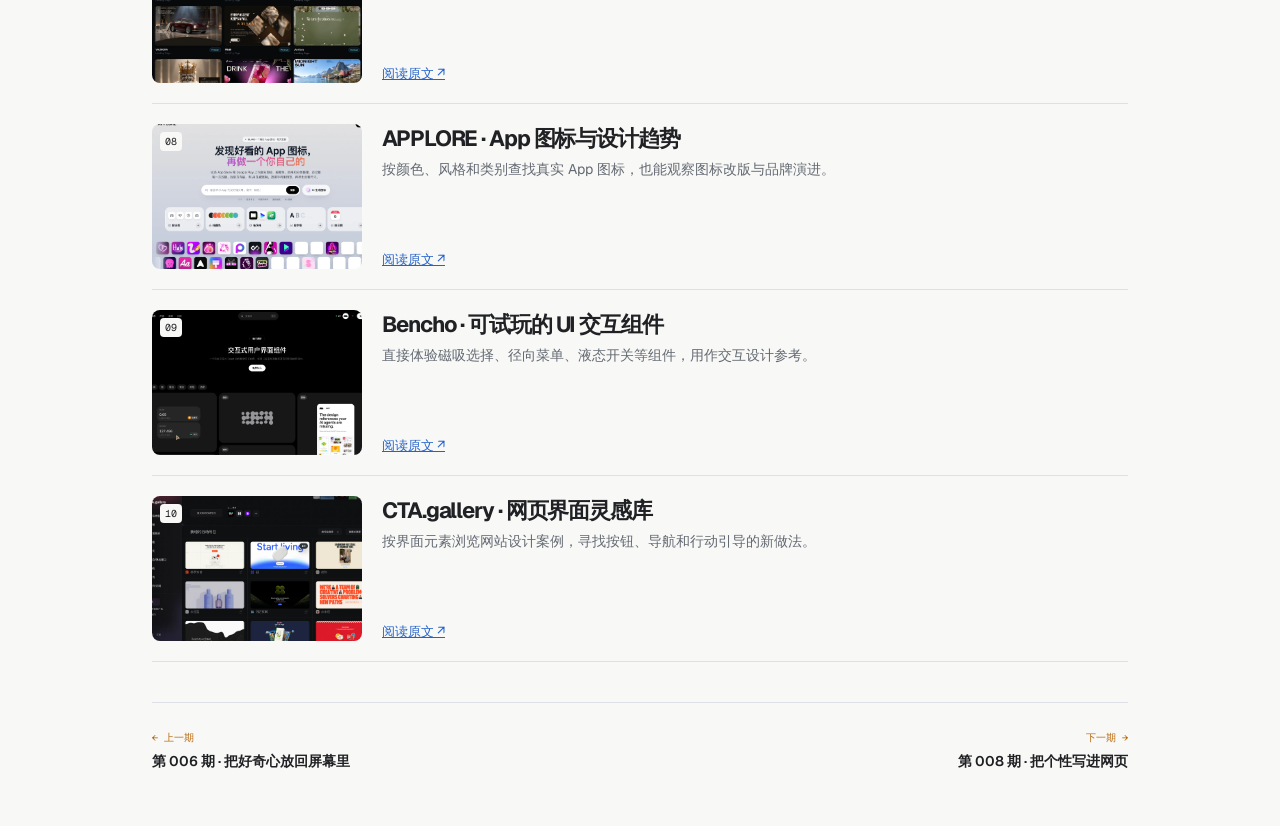
<file: outputs/design-digest/issue-007.html>
<!doctype html>
<html lang="zh-CN">
<head>
<meta charset="utf-8">
<meta name="viewport" content="width=device-width,initial-scale=1">
<title>The Design Digest — Issue 007</title>
<link rel="icon" href="assets/hd-logo.png" type="image/png">
<link rel="stylesheet" href="styles.css">
<link rel="stylesheet" href="language.css">
</head>
<body data-lang="zh">
<header class="site-header">
<a class="brand" href="index.html"><img class="brand-logo" src="assets/hd-logo.png" alt="" width="28" height="28">The Design Digest</a>
<nav><a href="archive.html" data-zh="往期" data-en="Archive">往期</a><a href="topics.html" data-zh="主题" data-en="Topics">主题</a><a href="about.html" data-zh="关于" data-en="About">关于</a></nav>
<div class="header-actions"><div class="lang-toggle" role="group"><button type="button" data-set-lang="zh">中文</button><button type="button" data-set-lang="en">EN</button></div></div>
</header>
<main>
<section class="hero"><p class="eyebrow" data-issue-date></p><h1 data-issue-title></h1><p class="lede" data-issue-deck></p></section>
<section class="digest" data-issue-stories></section>
<nav class="issue-navigation"><a class="issue-navigation-link" href="issue-006.html"><span class="issue-navigation-kicker" data-zh="← 上一期" data-en="← Previous">← 上一期</span><span class="issue-navigation-title" data-zh="第 006 期 · 把好奇心放回屏幕里" data-en="Issue 006 · Put curiosity back on screen">第 006 期 · 把好奇心放回屏幕里</span></a><a class="issue-navigation-link" href="issue-008.html"><span class="issue-navigation-kicker" data-zh="下一期 →" data-en="Next →">下一期 →</span><span class="issue-navigation-title" data-zh="第 008 期 · 把个性写进网页" data-en="Issue 008 · Personality, built into the web">第 008 期 · 把个性写进网页</span></a></nav>
</main>
<script src="digest-data.js"></script><script src="lang.js"></script><script src="theme.js"></script>
<script>
const ISSUE=7;const copy={zh:{title:'工具之外<br>别忘了好玩',deck:'十个关于动效、灵感、AI 与小小乐趣的发现。',date:'第 007 期 · 2026 年 10 月 9 日',read:'阅读原文 ↗'},en:{title:'Make room<br>for play',deck:'Ten discoveries across motion, inspiration, AI, and a little delight.',date:'Issue 007 · October 9, 2026',read:'Read source ↗'}};
function renderIssue(){const lang=DigestLanguage.get();const text=copy[lang];document.querySelector('[data-issue-date]').textContent=text.date;document.querySelector('[data-issue-title]').innerHTML=text.title;document.querySelector('[data-issue-deck]').textContent=text.deck;document.querySelector('[data-issue-stories]').innerHTML=DIGEST_ENTRIES.filter(entry=>entry.issue===ISSUE).sort((a,b)=>a.position-b.position).map((entry,index)=>`<article class="story${index===0?' featured':''}"><div class="art"><img loading="${index===0?'eager':'lazy'}" decoding="async"${index===0?' fetchpriority="high"':''} src="${entry.image}" alt=""><span>${String(entry.position).padStart(2,'0')}</span></div>${index===0?`<div class="meta">${entry[lang].tags}</div>`:''}<div class="copy"><h2>${entry[lang].title}</h2><p>${entry[lang].description}</p><a href="${entry.url}" target="_blank" rel="noopener noreferrer">${text.read}</a></div></article>`).join('')}
document.addEventListener('digest:language',renderIssue);renderIssue();
</script>
</body>
</html>
</file>
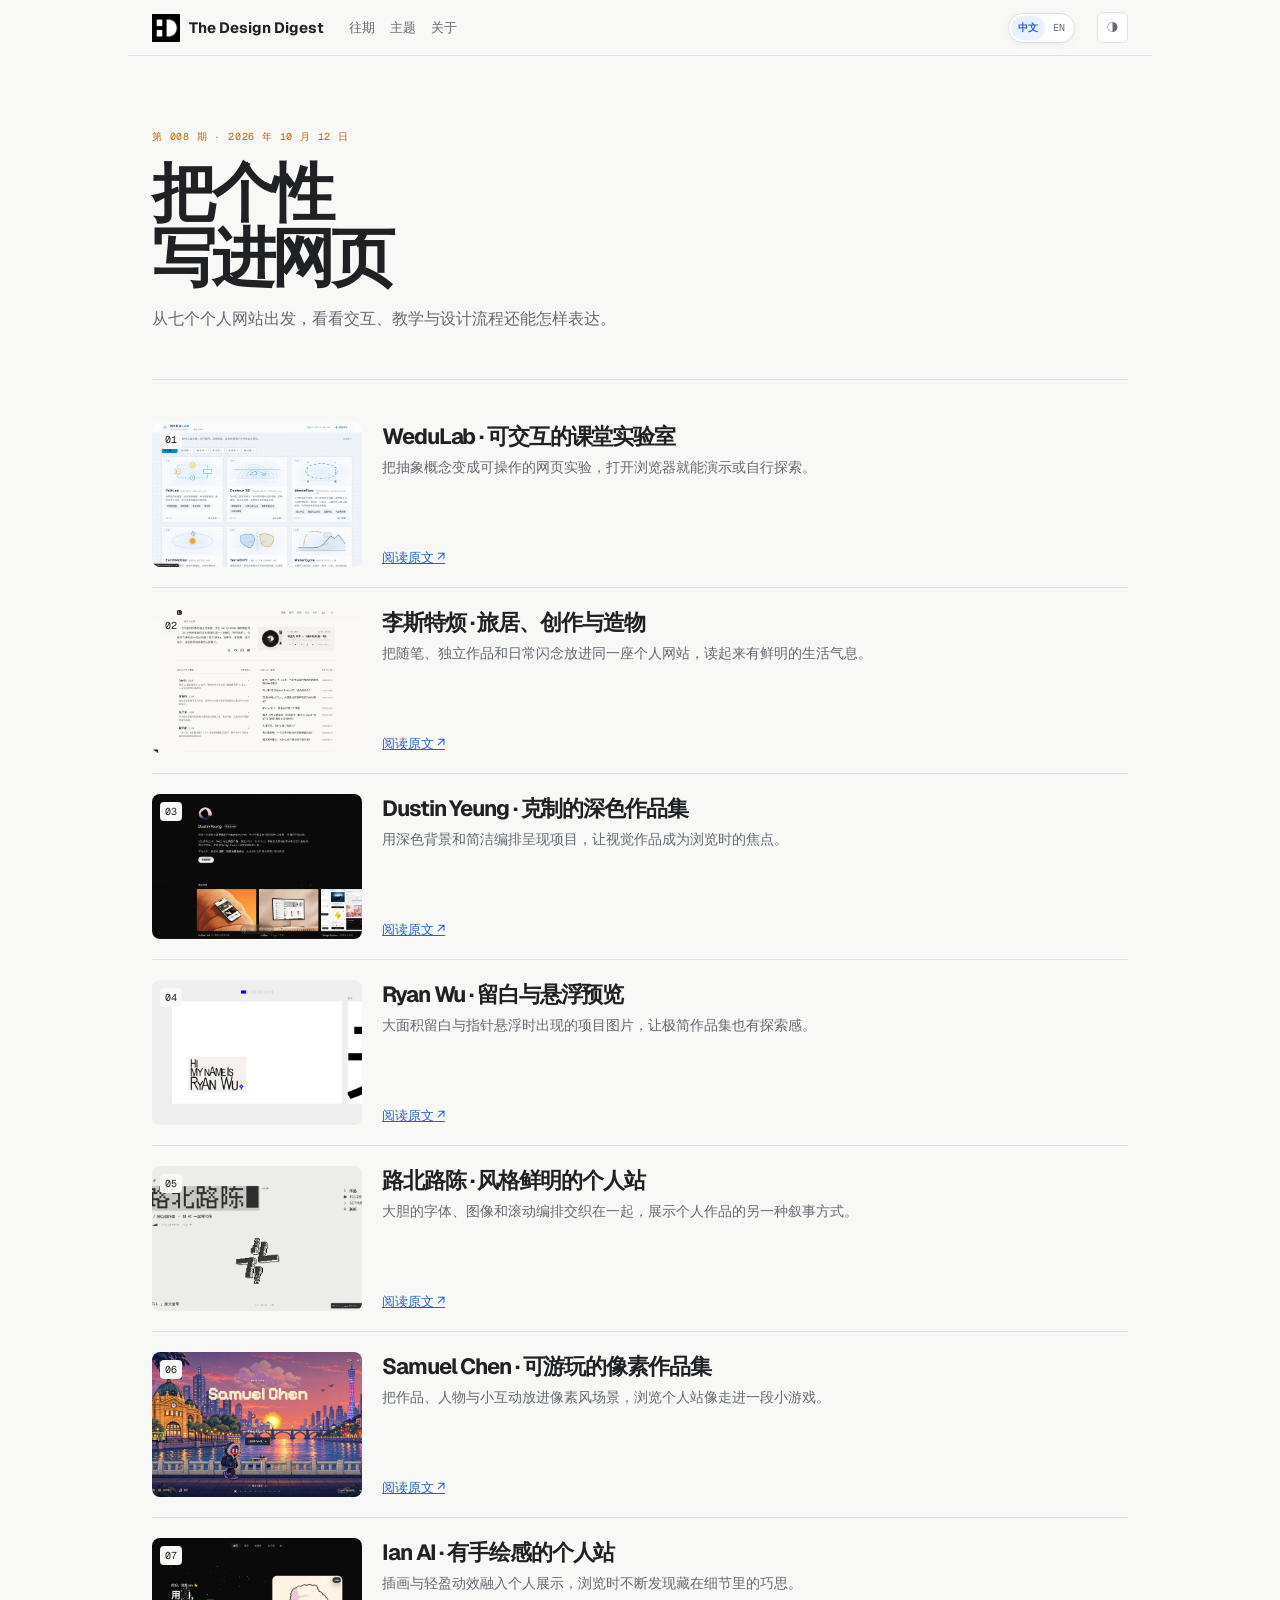
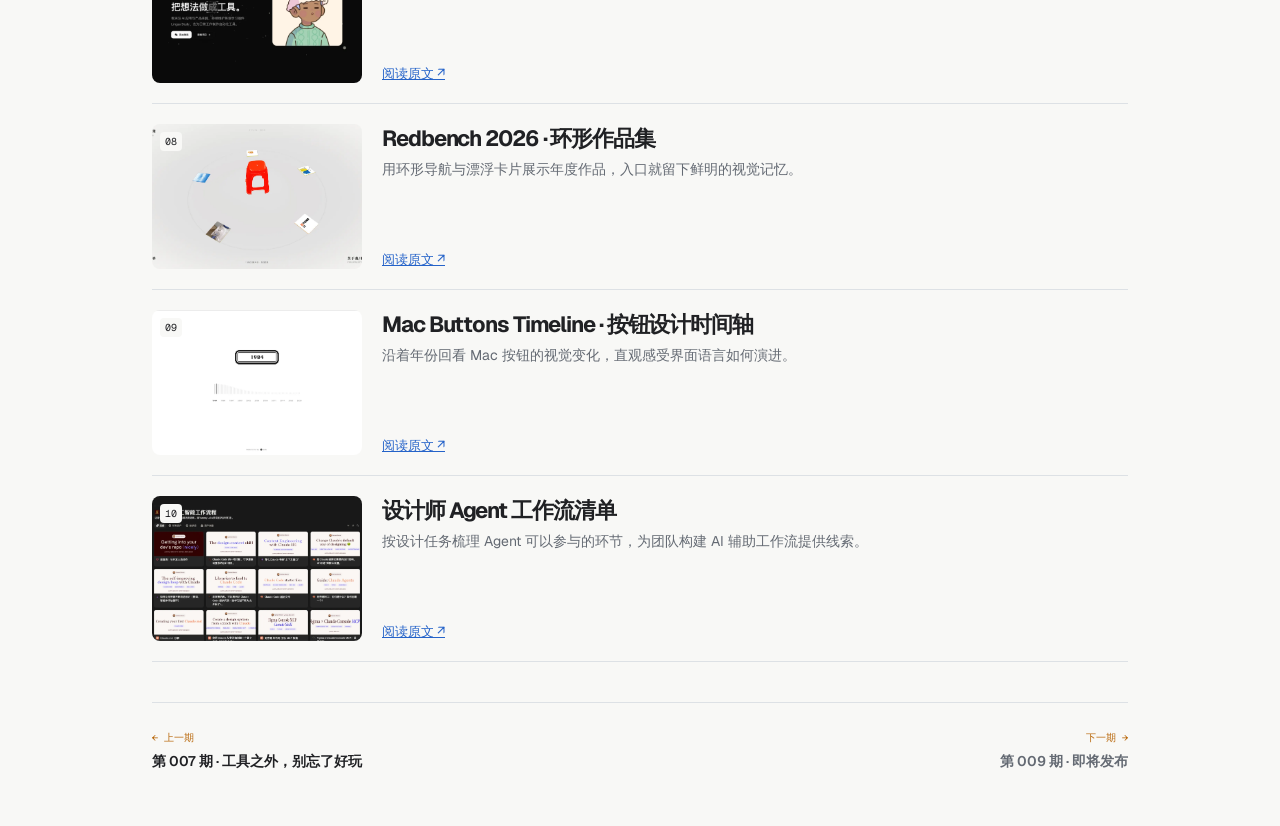
<file: outputs/design-digest/issue-008.html>
<!doctype html>
<html lang="zh-CN">
<head>
<meta charset="utf-8">
<meta name="viewport" content="width=device-width,initial-scale=1">
<title>The Design Digest — Issue 008</title>
<link rel="icon" href="assets/hd-logo.png" type="image/png">
<link rel="stylesheet" href="styles.css">
<link rel="stylesheet" href="language.css">
</head>
<body data-lang="zh">
<header class="site-header">
<a class="brand" href="index.html"><img class="brand-logo" src="assets/hd-logo.png" alt="" width="28" height="28">The Design Digest</a>
<nav><a href="archive.html" data-zh="往期" data-en="Archive">往期</a><a href="topics.html" data-zh="主题" data-en="Topics">主题</a><a href="about.html" data-zh="关于" data-en="About">关于</a></nav>
<div class="header-actions"><div class="lang-toggle" role="group"><button type="button" data-set-lang="zh">中文</button><button type="button" data-set-lang="en">EN</button></div></div>
</header>
<main>
<section class="hero"><p class="eyebrow" data-issue-date></p><h1 data-issue-title></h1><p class="lede" data-issue-deck></p></section>
<section class="digest" data-issue-stories></section>
<nav class="issue-navigation"><a class="issue-navigation-link" href="issue-007.html"><span class="issue-navigation-kicker" data-zh="← 上一期" data-en="← Previous">← 上一期</span><span class="issue-navigation-title" data-zh="第 007 期 · 工具之外，别忘了好玩" data-en="Issue 007 · Make room for play">第 007 期 · 工具之外，别忘了好玩</span></a><div class="issue-navigation-placeholder"><span class="issue-navigation-kicker" data-zh="下一期 →" data-en="Next →">下一期 →</span><span class="issue-navigation-title" data-zh="第 009 期 · 即将发布" data-en="Issue 009 · Coming soon">第 009 期 · 即将发布</span></div></nav>
</main>
<script src="digest-data.js"></script><script src="lang.js"></script><script src="theme.js"></script>
<script>
const ISSUE=8;const copy={zh:{title:'把个性<br>写进网页',deck:'从七个个人网站出发，看看交互、教学与设计流程还能怎样表达。',date:'第 008 期 · 2026 年 10 月 12 日',read:'阅读原文 ↗'},en:{title:'Personality,<br>built into the web',deck:'Seven personal sites, plus fresh ways to explore interaction, learning, and design workflows.',date:'Issue 008 · October 12, 2026',read:'Read source ↗'}};
function renderIssue(){const lang=DigestLanguage.get();const text=copy[lang];document.querySelector('[data-issue-date]').textContent=text.date;document.querySelector('[data-issue-title]').innerHTML=text.title;document.querySelector('[data-issue-deck]').textContent=text.deck;document.querySelector('[data-issue-stories]').innerHTML=DIGEST_ENTRIES.filter(entry=>entry.issue===ISSUE).sort((a,b)=>a.position-b.position).map((entry,index)=>`<article class="story${index===0?' featured':''}"><div class="art"><img loading="${index===0?'eager':'lazy'}" decoding="async"${index===0?' fetchpriority="high"':''} src="${entry.image}" alt="${entry[lang].title}"><span>${String(entry.position).padStart(2,'0')}</span></div>${index===0?`<div class="meta">${entry[lang].tags}</div>`:''}<div class="copy"><h2>${entry[lang].title}</h2><p>${entry[lang].description}</p><a href="${entry.url}" target="_blank" rel="noopener noreferrer">${text.read}</a></div></article>`).join('')}
document.addEventListener('digest:language',renderIssue);renderIssue();
</script>
</body>
</html>
</file>
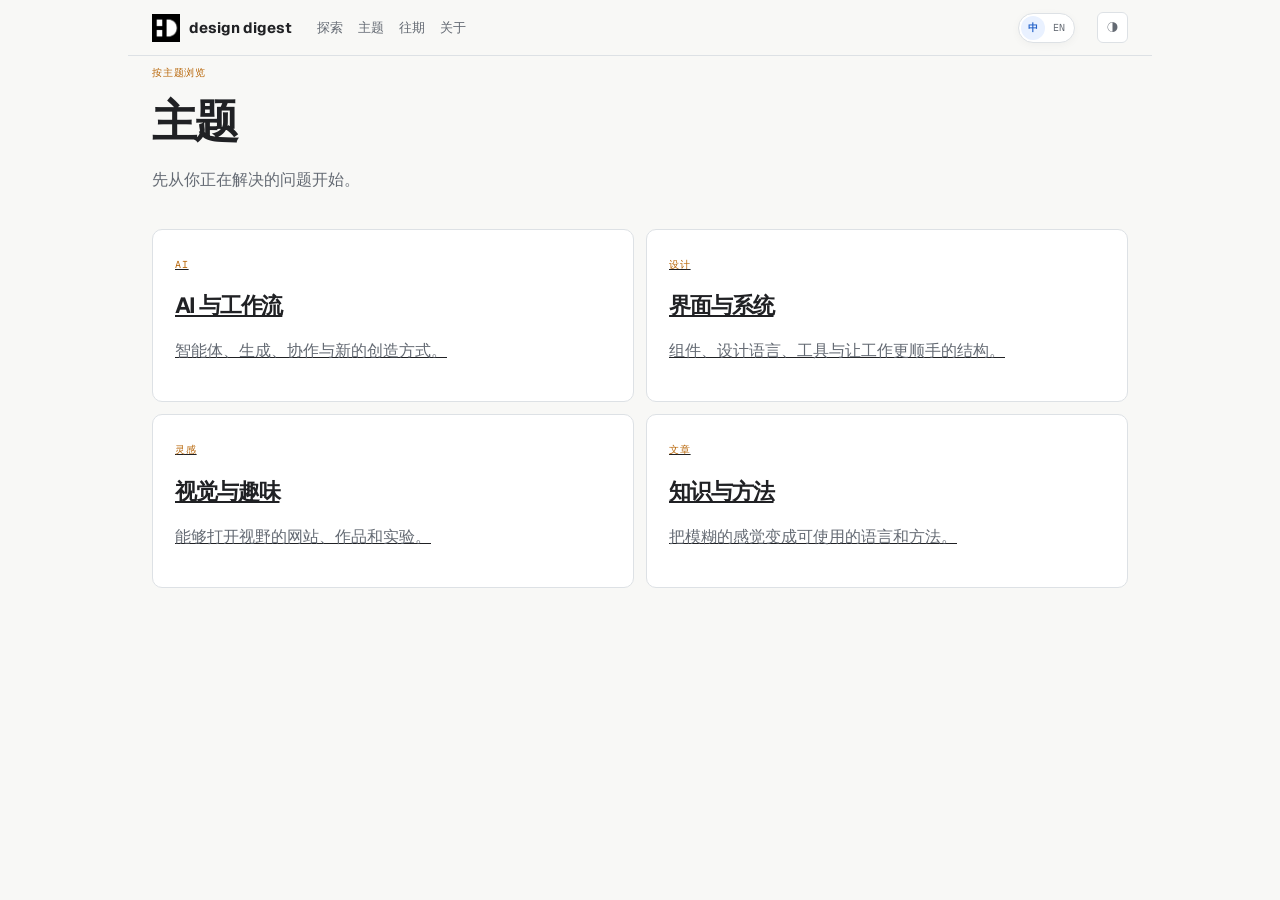
<file: outputs/design-digest/topics.html>
<!doctype html>
<html lang="zh-CN">
<head>
<meta charset="utf-8">
<meta name="viewport" content="width=device-width,initial-scale=1">
<title>Topics — The Design Digest</title>
<link rel="icon" href="assets/hd-logo.png" type="image/png">
<link rel="stylesheet" href="styles.css">
<link rel="stylesheet" href="language.css">
</head>
<body data-lang="zh">
<header class="site-header">
<a class="brand" href="index.html"><img class="brand-logo" src="assets/hd-logo.png" alt="" width="28" height="28">design digest</a>
<nav>
<a href="index.html" data-zh="探索" data-en="Explore">探索</a>
<a href="topics.html" data-zh="主题" data-en="Topics">主题</a>
<a href="archive.html" data-zh="往期" data-en="Archive">往期</a>
<a href="about.html" data-zh="关于" data-en="About">关于</a>
</nav>
<div class="header-actions">
<div class="lang-toggle" role="group">
<button data-set-lang="zh">中</button>
<button data-set-lang="en">EN</button>
</div>
</div>
</header>

<main class="page">
<p class="eyebrow" data-zh="按主题浏览" data-en="Browse by topic">按主题浏览</p>
<h1 data-zh="主题" data-en="Topics">主题</h1>
<p data-zh="先从你正在解决的问题开始。" data-en="Start with the problem you are working on.">先从你正在解决的问题开始。</p>
<section class="topic-grid">
<a class="topic-card" href="index.html">
<span class="eyebrow">AI</span>
<h2 data-zh="AI 与工作流" data-en="AI & workflows">AI 与工作流</h2>
<p data-zh="智能体、生成、协作与新的创造方式。" data-en="Agents, generation, collaboration, and new ways to create.">智能体、生成、协作与新的创造方式。</p>
</a>
<a class="topic-card" href="index.html">
<span class="eyebrow" data-zh="设计" data-en="Design">设计</span>
<h2 data-zh="界面与系统" data-en="Interface & systems">界面与系统</h2>
<p data-zh="组件、设计语言、工具与让工作更顺手的结构。" data-en="Components, visual language, tools, and structures that make work easier.">组件、设计语言、工具与让工作更顺手的结构。</p>
</a>
<a class="topic-card" href="index.html">
<span class="eyebrow" data-zh="灵感" data-en="Inspiration">灵感</span>
<h2 data-zh="视觉与趣味" data-en="Visual & playful">视觉与趣味</h2>
<p data-zh="能够打开视野的网站、作品和实验。" data-en="Sites, work, and experiments that open up your perspective.">能够打开视野的网站、作品和实验。</p>
</a>
<a class="topic-card" href="index.html">
<span class="eyebrow" data-zh="文章" data-en="Reading">文章</span>
<h2 data-zh="知识与方法" data-en="Knowledge & methods">知识与方法</h2>
<p data-zh="把模糊的感觉变成可使用的语言和方法。" data-en="Words and methods that make fuzzy intuition usable.">把模糊的感觉变成可使用的语言和方法。</p>
</a>
</section>
</main>
<script src="lang.js">
</script>
</body>
</html>
</file>
<file: outputs/design-digest/styles.css>
@import url("https://fonts.googleapis.com/css2?family=Geist+Mono:wght@400;500;600&family=Geist:wght@400;500;600;700&display=swap");
:root{--bg:#f8f8f6;--surface:#fff;--surface-raised:#f1f3f5;--ink:#202124;--muted:#646a73;--line:#dde1e5;--accent:#2563c9;--accent-soft:#e9f1ff;--status:#b86608;--header:rgba(248,248,246,.84);--shadow:0 8px 25px rgba(24,30,38,.08);--sans:Geist,Inter,"PingFang SC","Microsoft YaHei",Arial,sans-serif;--mono:"Geist Mono",ui-monospace,monospace}html[data-theme="dark"]{--bg:#101112;--surface:#17191b;--surface-raised:#1d2023;--ink:#f3f3f0;--muted:#a9adb1;--line:#2d3034;--accent:#78a9ff;--accent-soft:#18273d;--status:#f5a548;--header:rgba(16,17,18,.84);--shadow:0 8px 25px rgba(0,0,0,.24)}*{box-sizing:border-box}body{margin:0;background:var(--bg);color:var(--ink);font-family:var(--sans)}a{color:inherit}.announcement{height:39px;background:color-mix(in srgb,var(--accent) 10%,var(--bg));border-bottom:1px solid color-mix(in srgb,var(--accent) 18%,var(--line));display:flex;align-items:center;justify-content:center;gap:12px;color:var(--muted);font-size:12px}.announcement span:first-child{font:600 10px var(--mono);letter-spacing:.1em;text-transform:uppercase;color:var(--ink)}.announcement i{display:inline-block;width:6px;height:6px;background:var(--accent);border-radius:50%;margin-right:7px}.app-header{height:56px;position:sticky;top:0;z-index:10;max-width:1024px;margin:auto;padding:0 24px;display:flex;align-items:center;border-bottom:1px solid var(--line);background:var(--header);backdrop-filter:blur(13px)}.app-brand{font-size:15px;font-weight:700;letter-spacing:-.045em;text-decoration:none;white-space:nowrap}.app-brand em{color:var(--accent);font-style:normal}.app-header nav{display:flex;gap:4px;margin-left:25px}.app-header nav a{font-size:13px;text-decoration:none;color:var(--muted);padding:6px 8px;border-radius:6px}.app-header nav a:hover,.app-header nav .is-current{color:var(--ink);font-weight:600}.app-actions{display:flex;align-items:center;gap:7px;margin-left:auto}.lang-toggle{display:flex;border:1px solid var(--line);border-radius:6px;overflow:hidden}.lang-toggle button,.icon-button,.theme-menu button{border:0;background:transparent;color:var(--muted);font:500 11px var(--sans);cursor:pointer}.lang-toggle button{height:30px;min-width:30px}.lang-toggle button[aria-pressed="true"]{background:var(--surface-raised);color:var(--ink)}.theme-control{position:relative}.icon-button{width:31px;height:31px;border:1px solid var(--line);border-radius:6px;background:var(--surface)}.theme-menu{display:none;position:absolute;right:0;top:37px;width:108px;padding:4px;background:var(--surface);border:1px solid var(--line);border-radius:8px;box-shadow:var(--shadow)}.theme-menu-open .theme-menu{display:grid}.theme-menu button{text-align:left;padding:7px 8px;border-radius:5px}.theme-menu button[aria-checked="true"],.theme-menu button:hover{color:var(--ink);background:var(--surface-raised)}.app-main{max-width:1024px;margin:auto;padding:0 24px}.discover-hero{text-align:center;padding:68px 0 37px}.newest-links{display:flex;flex-wrap:wrap;gap:7px;align-items:center;justify-content:center;font-size:12px}.newest-links b{font:500 10px var(--mono);letter-spacing:.1em;text-transform:uppercase;color:var(--status)}.newest-links a{padding:5px 8px;border-radius:6px;background:var(--surface-raised);text-decoration:none;color:var(--ink)}.discover-hero h1{font-size:clamp(38px,6vw,54px);line-height:1.04;letter-spacing:-.068em;margin:23px 0 13px}.discover-hero h1 span{color:var(--accent)}.discover-hero p{max-width:530px;margin:0 auto;color:var(--muted);font-size:15px;line-height:1.55}.search-box{height:58px;max-width:618px;margin:27px auto 0;display:flex;gap:13px;align-items:center;padding:0 18px;border:1px solid var(--line);border-radius:12px;background:var(--surface);box-shadow:var(--shadow);text-align:left}.search-box>span{font-size:20px;color:var(--muted)}.search-box input{width:100%;height:100%;border:0;outline:0;background:transparent;color:var(--ink);font:400 15px var(--sans)}.search-box input::placeholder{color:var(--muted)}.search-box kbd{border:1px solid var(--line);background:var(--surface-raised);border-radius:4px;padding:3px 6px;font:10px var(--sans);color:var(--muted);white-space:nowrap}.discover-hero small{display:block;margin-top:10px;color:var(--muted);font-size:11px}.explore-controls{display:flex;justify-content:space-between;align-items:center;padding:13px 0;border-top:1px solid var(--line);border-bottom:1px solid var(--line)}.filter-row,.sort-row{display:flex;gap:5px;flex-wrap:wrap}.explore-controls button{border:0;background:transparent;border-radius:6px;padding:6px 9px;color:var(--muted);font:12px var(--sans);cursor:pointer}.explore-controls button.is-active{background:var(--surface-raised);color:var(--ink);font-weight:600}.results-heading{display:flex;justify-content:space-between;align-items:end;padding:24px 0 12px}.results-heading h2{margin:0;font-size:18px;letter-spacing:-.045em}.results-heading p{margin:0;color:var(--muted);font:11px var(--mono)}.resource-grid{display:grid;grid-template-columns:repeat(2,minmax(0,1fr));gap:12px}.resource-card{display:grid;grid-template-columns:142px minmax(0,1fr);min-height:152px;border:1px solid var(--line);border-radius:10px;overflow:hidden;background:var(--surface);transition:transform .18s,border-color .18s}.resource-card:hover{transform:translateY(-2px);border-color:color-mix(in srgb,var(--accent) 45%,var(--line))}.resource-image{display:block;background:var(--surface-raised);overflow:hidden}.resource-image img{display:block;width:100%;height:100%;object-fit:cover}.resource-fallback{height:100%;display:grid;place-items:center;font-size:36px;font-weight:700;color:var(--accent);background:var(--accent-soft)}.resource-copy{display:flex;min-width:0;flex-direction:column;padding:14px 15px}.resource-meta{display:flex;justify-content:space-between;gap:8px;color:var(--muted);font:10px var(--mono)}.resource-meta span:first-child{overflow:hidden;text-overflow:ellipsis;white-space:nowrap}.resource-card h2{font-size:16px;letter-spacing:-.04em;line-height:1.12;margin:12px 0 5px}.resource-card p{font-size:12px;line-height:1.35;color:var(--muted);margin:0;display:-webkit-box;-webkit-line-clamp:2;-webkit-box-orient:vertical;overflow:hidden}.resource-link{display:block;margin-top:auto;color:var(--accent);font-size:12px;text-decoration:none}.load-more{display:flex;justify-content:center;padding:28px 0 56px}.load-more button{padding:9px 14px;border:1px solid var(--line);border-radius:7px;background:var(--surface-raised);color:var(--ink);font:13px var(--sans);cursor:pointer}.empty-state{text-align:center;border:1px dashed var(--line);border-radius:9px;padding:45px 20px;color:var(--muted)}.empty-state b{color:var(--ink)}.app-footer{max-width:1024px;margin:auto;padding:20px 24px;border-top:1px solid var(--line);display:flex;justify-content:space-between;color:var(--muted);font-size:11px}.page{max-width:1024px;margin:0 auto;padding:70px 24px}.page .eyebrow{font:10px var(--mono);color:var(--status);letter-spacing:.1em;text-transform:uppercase}.page h1{font-size:45px;letter-spacing:-.06em;margin:12px 0}.page>p{color:var(--muted);line-height:1.55}.issue-list{margin-top:40px;border-top:1px solid var(--line)}.issue-link{display:grid;grid-template-columns:120px 1fr auto;gap:20px;padding:22px 0;border-bottom:1px solid var(--line);text-decoration:none}.issue-link b{font-size:18px;letter-spacing:-.04em}.issue-link small{color:var(--muted)}.topic-grid{display:grid;grid-template-columns:repeat(2,1fr);gap:12px;margin-top:36px}.topic-card{border:1px solid var(--line);border-radius:10px;background:var(--surface);padding:22px}.topic-card h2{font-size:22px;letter-spacing:-.05em}.topic-card p{color:var(--muted);line-height:1.5}.site-header{height:56px;max-width:1024px;padding:0 24px;margin:auto;display:flex;align-items:center;border-bottom:1px solid var(--line)}.brand{font-weight:700;font-size:15px;text-decoration:none}.site-header nav{display:flex;gap:15px;margin-left:25px}.site-header nav a{color:var(--muted);font-size:13px;text-decoration:none}.header-actions{margin-left:auto;display:flex;align-items:center;gap:10px}.subscribe{font-size:12px;color:var(--muted)}@media(max-width:700px){.announcement{padding:0 12px;font-size:10px}.app-header,.site-header{padding:0 16px}.app-header nav,.site-header nav{margin-left:12px;gap:0}.app-header nav a,.site-header nav a{padding:6px 5px;font-size:12px}.app-header nav a:last-child,.site-header nav a:last-child{display:none}.app-main,.page{padding-left:16px;padding-right:16px}.discover-hero{padding-top:48px}.discover-hero h1{font-size:39px}.explore-controls{align-items:flex-start;flex-direction:column}.resource-grid{grid-template-columns:1fr}.resource-card{grid-template-columns:118px minmax(0,1fr);min-height:138px}.issue-link{grid-template-columns:48px 1fr}.issue-link>span:last-child{display:none}.topic-grid{grid-template-columns:1fr}.app-footer{padding:18px 16px}.app-footer span:last-child{display:none}.header-actions .subscribe{display:none}}@media(prefers-reduced-motion:reduce){*{transition:none!important;scroll-behavior:auto!important}}
/* Issue pages: the original editorial content now uses the same compact system. */
body:not(.app-page) main{max-width:1024px;margin:auto;padding:0 24px}body:not(.app-page) .hero{padding:64px 0 32px;border-bottom:1px solid var(--line)}body:not(.app-page) .eyebrow,body:not(.app-page) .meta{font:10px var(--mono);letter-spacing:.08em;text-transform:uppercase;color:var(--status)}body:not(.app-page) .hero h1{font-size:clamp(40px,6vw,64px);line-height:1.02;letter-spacing:-.07em;margin:16px 0}body:not(.app-page) .lede{max-width:640px;color:var(--muted);line-height:1.55}body:not(.app-page) .hero-art,body:not(.app-page) .scroll-note,body:not(.app-page) .issue-intro,body:not(.app-page) .closing{display:none}body:not(.app-page) .digest{padding:22px 0 40px}body:not(.app-page) .story{display:grid;grid-template-columns:210px minmax(0,1fr);gap:20px;padding:20px 0;border-bottom:1px solid var(--line)}body:not(.app-page) .art{height:145px;position:relative;overflow:hidden;background:var(--surface-raised);border-radius:8px}body:not(.app-page) .art img{width:100%!important;height:100%!important;object-fit:cover!important;display:block}body:not(.app-page) .art span{position:absolute;top:8px;left:8px;padding:3px 5px;background:var(--bg);border-radius:4px;font:10px var(--mono)}body:not(.app-page) .story>.meta{display:none}body:not(.app-page) .copy{display:flex;flex-direction:column;min-width:0}body:not(.app-page) .copy h2{font-size:22px;line-height:1.1;letter-spacing:-.05em;margin:2px 0 8px}body:not(.app-page) .copy p{margin:0;color:var(--muted);line-height:1.5;font-size:14px}body:not(.app-page) .copy a{margin-top:auto;padding-top:12px;color:var(--accent);font-size:13px}body:not(.app-page) .issue-navigation{display:flex;justify-content:space-between;gap:12px;padding:28px 0 55px;border-top:1px solid var(--line)}body:not(.app-page) .issue-navigation-link,body:not(.app-page) .issue-navigation-placeholder{display:flex;flex-direction:column;gap:7px;text-decoration:none}body:not(.app-page) .issue-navigation-placeholder{margin-left:auto;text-align:right;color:var(--muted)}body:not(.app-page) .issue-navigation-kicker{font:10px var(--mono);color:var(--status)}body:not(.app-page) .issue-navigation-title{font-size:14px;font-weight:600}body:not(.app-page) footer{max-width:1024px;margin:auto;padding:18px 24px;border-top:1px solid var(--line);display:flex;justify-content:space-between;color:var(--muted);font-size:11px}@media(max-width:700px){body:not(.app-page) main{padding:0 16px}body:not(.app-page) .story{grid-template-columns:105px minmax(0,1fr);gap:13px}body:not(.app-page) .art{height:112px}body:not(.app-page) .copy h2{font-size:17px}body:not(.app-page) .copy p{font-size:12px;display:-webkit-box;-webkit-line-clamp:3;-webkit-box-orient:vertical;overflow:hidden}body:not(.app-page) footer{padding:18px 16px}}
/* Reference-aligned full preview cards: preserve the whole supplied image. */
body:not(.app-page) .issue-navigation > .issue-navigation-link:nth-child(2){margin-left:auto;text-align:right;align-items:flex-end}
.resource-grid{grid-template-columns:repeat(3,minmax(0,1fr));gap:28px 20px}.resource-card{display:flex;flex-direction:column;border:0;background:transparent}.resource-image{aspect-ratio:1.48;border:1px solid var(--line);border-radius:12px;overflow:hidden;background:var(--surface-raised);box-shadow:0 6px 18px rgba(0,0,0,.08)}.resource-image img{padding:12px;object-fit:contain}.resource-copy{padding:14px 8px 0}.resource-card h2{font-size:20px;margin:11px 0 6px}.resource-card p{font-size:14px}.resource-link{margin-top:13px}.resource-card:hover{transform:translateY(-3px)}@media(max-width:900px){.resource-grid{grid-template-columns:repeat(2,minmax(0,1fr))}}@media(max-width:700px){.resource-grid{grid-template-columns:1fr}.resource-image{aspect-ratio:1.55}}
/* Language switch: compact bilingual capsule with a clear active state. */
.lang-toggle{display:flex!important;align-items:center;gap:3px;padding:3px 6px;border:1px solid var(--line);border-radius:999px!important;background:var(--surface);box-shadow:0 2px 8px rgba(0,0,0,.04)}.lang-toggle button{height:24px!important;min-width:auto!important;padding:0 7px!important;border-radius:999px!important}.lang-toggle span{color:var(--line);font-size:11px}.lang-toggle button[aria-pressed="true"]{background:var(--accent-soft)!important;color:var(--accent)!important;font-weight:700}
/* Motion layer — React Bits inspired, tuned for a quiet resource dictionary. */
@keyframes hero-rise{from{opacity:0;transform:translateY(18px);filter:blur(5px)}to{opacity:1;transform:none;filter:none}}@keyframes search-rise{from{opacity:0;transform:translateY(10px) scale(.985)}to{opacity:1;transform:none}}@keyframes interface-crossfade{0%{opacity:.65;filter:blur(2px)}100%{opacity:1;filter:none}}
.motion-ready .discover-hero .newest-links{animation:hero-rise .48s cubic-bezier(.22,1,.36,1) both}.motion-ready .discover-hero h1{animation:hero-rise .62s .06s cubic-bezier(.22,1,.36,1) both}.motion-ready .discover-hero>p{animation:hero-rise .55s .14s cubic-bezier(.22,1,.36,1) both}.motion-ready .search-box{animation:search-rise .55s .22s cubic-bezier(.22,1,.36,1) both}.motion-ready .discover-hero>small{animation:hero-rise .45s .3s cubic-bezier(.22,1,.36,1) both}.app-brand em{display:inline-block;transition:letter-spacing .28s cubic-bezier(.22,1,.36,1),transform .28s}.app-brand:hover em{letter-spacing:.035em;transform:translateX(1px)}.search-box{transition:border-color .22s,box-shadow .22s,transform .22s}.search-box:focus-within{border-color:color-mix(in srgb,var(--accent) 55%,var(--line));box-shadow:0 0 0 4px color-mix(in srgb,var(--accent) 12%,transparent),var(--shadow);transform:translateY(-1px)}.resource-card{opacity:0;transform:translateY(20px);transition:opacity .55s var(--reveal-delay,0ms) cubic-bezier(.22,1,.36,1),transform .55s var(--reveal-delay,0ms) cubic-bezier(.22,1,.36,1)}.resource-card.is-visible{opacity:1;transform:none}.resource-card.is-visible:hover{transform:translateY(-4px)}.resource-image{position:relative;transform:perspective(800px) rotateX(var(--tilt-x,0deg)) rotateY(var(--tilt-y,0deg));transition:transform .25s cubic-bezier(.22,1,.36,1),border-color .2s,box-shadow .25s}.resource-image:after{content:"";position:absolute;inset:0;pointer-events:none;background:radial-gradient(300px circle at var(--spot-x,50%) var(--spot-y,50%),color-mix(in srgb,var(--accent) 18%,transparent),transparent 56%);opacity:0;transition:opacity .22s}.resource-card:hover .resource-image:after{opacity:1}.resource-card:hover .resource-image{box-shadow:0 14px 32px color-mix(in srgb,var(--accent) 12%,rgba(0,0,0,.12))}.resource-image img{transition:transform .45s cubic-bezier(.22,1,.36,1)}.resource-card:hover .resource-image img{transform:scale(1.018)}.explore-controls button,.lang-toggle button,.icon-button,.load-more button{transition:transform .18s,background-color .22s,color .22s,border-color .22s,box-shadow .22s}.explore-controls button:active,.lang-toggle button:active,.icon-button:active,.load-more button:active{transform:scale(.94)}[data-load-more],[data-theme-toggle]{will-change:transform}.interface-changing body{animation:interface-crossfade .34s ease-out}.empty-state:not([hidden]){animation:hero-rise .4s cubic-bezier(.22,1,.36,1)}
@media(max-width:700px),(hover:none),(pointer:coarse){.resource-image{transform:none!important}.resource-image:after{display:none}.resource-card:hover .resource-image img{transform:none}}
@media(prefers-reduced-motion:reduce){.motion-ready .discover-hero .newest-links,.motion-ready .discover-hero h1,.motion-ready .discover-hero>p,.motion-ready .search-box,.motion-ready .discover-hero>small,.interface-changing body,.empty-state:not([hidden]){animation:none!important}.resource-card{opacity:1;transform:none;transition:none}.resource-image,.resource-image img,.search-box,.app-brand em{transition:none!important}.resource-image:after{display:none}}

/* Issue picker and restrained showcase hover. */
.sort-row{align-items:center}.issue-select{display:flex;align-items:center;gap:7px;margin-right:4px;padding:3px 4px 3px 9px;border:1px solid var(--line);border-radius:7px;background:var(--surface)}.issue-select>span{color:var(--muted);font:500 10px var(--mono);letter-spacing:.04em;text-transform:uppercase}.issue-select select{height:27px;max-width:126px;border:0;border-radius:5px;outline:0;background:var(--surface-raised);color:var(--ink);padding:0 7px;font:500 11px var(--sans);cursor:pointer}.issue-select:focus-within{border-color:color-mix(in srgb,var(--accent) 46%,var(--line));box-shadow:0 0 0 3px color-mix(in srgb,var(--accent) 10%,transparent)}
.resource-card.is-visible:hover{transform:translateY(-2px)}.resource-image{transform:none!important;transition:border-color .22s ease,box-shadow .22s ease}.resource-image:after{display:none!important}.resource-card:hover .resource-image{border-color:color-mix(in srgb,var(--ink) 25%,var(--line));box-shadow:0 10px 24px rgba(0,0,0,.09)}.resource-image img{transition:transform .42s cubic-bezier(.22,1,.36,1)}.resource-card:hover .resource-image img{transform:scale(1.006)}.resource-link{width:max-content;transition:transform .24s cubic-bezier(.22,1,.36,1)}.resource-card:hover .resource-link{transform:translateX(3px)}
@media(max-width:700px){.sort-row{width:100%}.issue-select{margin-right:auto}.issue-select select{max-width:112px}.resource-card:hover .resource-image img{transform:none}.resource-card:hover .resource-link{transform:none}}

/* Persistent identity and WebGL hero title. */
.app-brand,.brand{display:inline-flex;align-items:center;gap:9px;white-space:nowrap}.brand-logo{display:block;width:28px;height:28px;flex:0 0 28px;object-fit:contain}.warp-title{position:relative;isolation:isolate;min-height:112px;overflow:hidden}.discover-hero h1 .warp-title-copy{display:inline-block;color:inherit}.discover-hero h1 .warp-title-copy>span{color:var(--accent)}.warp-title-canvas{position:absolute;z-index:2;inset:0;width:100%;height:100%;display:block;touch-action:auto}.warp-title.warp-ready .warp-title-copy,.warp-title.warp-ready .warp-title-copy>span{color:transparent}
@media(max-width:700px){.warp-title{min-height:82px}.brand-logo{width:26px;height:26px;flex-basis:26px}.app-brand,.brand{gap:8px}.app-header nav,.site-header nav{display:none}}
</file>
<file: outputs/design-digest/language.css>
.header-actions {
  display: flex;
  align-items: center;
  gap: 22px;
}
.lang-toggle {
  display: flex;
  border: 1px solid var(--line);
  border-radius: 999px;
  padding: 2px;
  gap: 1px;
}
.lang-toggle button {
  border: 0;
  background: transparent;
  color: var(--muted);
  font: 10px var(--mono);
  padding: 5px 7px;
  border-radius: 999px;
  cursor: pointer;
}
.lang-toggle button[aria-pressed="true"] {
  background: var(--ink);
  color: var(--paper);
}
[hidden] {
  display: none !important;
}
.coming-soon {
  color: var(--muted);
  font: 10px var(--mono);
  letter-spacing: 0.03em;
  white-space: nowrap;
}
.coming-soon-button {
  border: 0;
  cursor: pointer;
  font-family: var(--sans);
}
.subscription-note {
  margin: 18px auto 0;
  max-width: 360px;
  font-size: 13px;
  color: var(--accent);
}
@media (max-width: 760px) {
  .header-actions {
    margin-left: auto;
    gap: 12px;
  }
  .subscribe {
    margin-left: 0;
  }
}
</file>
